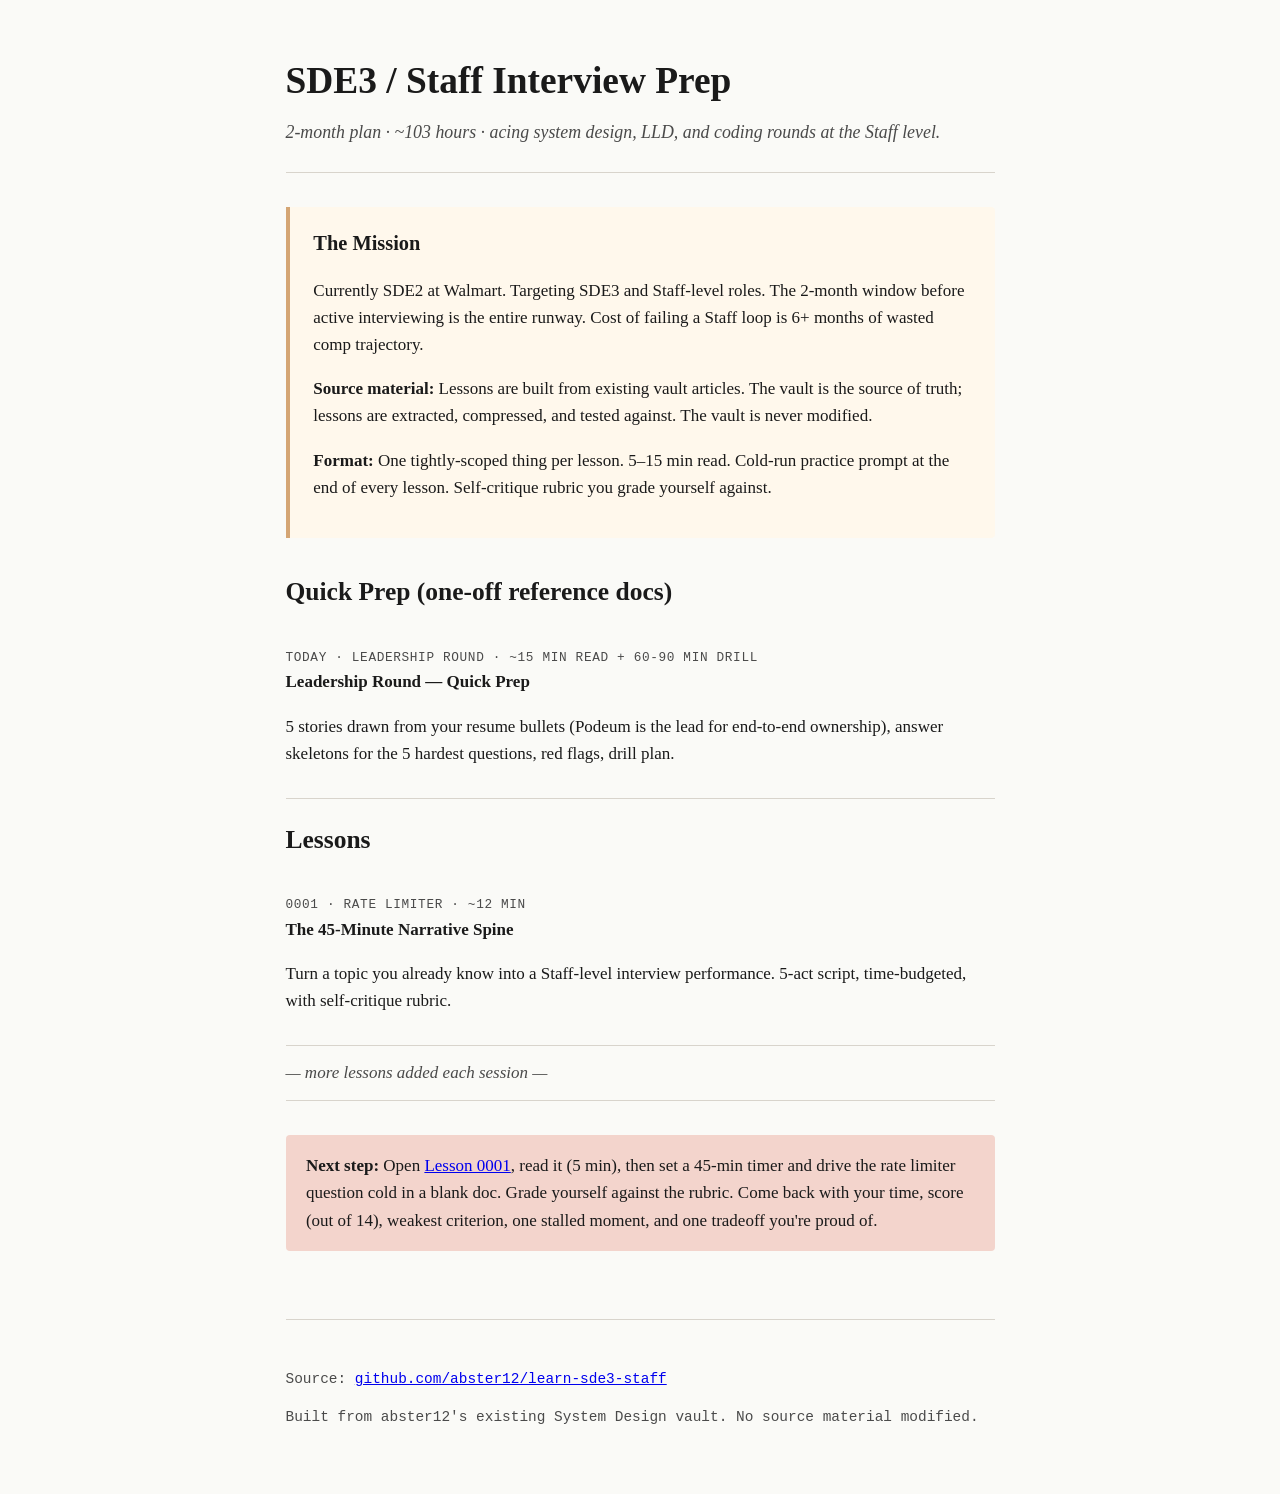
<file: index.html>
<!doctype html>
<html lang="en">
<head>
<meta charset="utf-8" />
<meta name="viewport" content="width=device-width, initial-scale=1" />
<title>SDE3/Staff Interview Prep</title>
<link rel="stylesheet" href="assets/course.css" />
<style>
  body { max-width: 760px; margin: 0 auto; padding: 0 1.5rem; }
  header.home { padding: 3rem 0 1.5rem; border-bottom: 1px solid var(--rule); }
  header.home h1 { font-size: 2.2rem; margin: 0 0 0.4rem; }
  header.home .lede { font-style: italic; color: var(--fg-muted); font-size: 1.05rem; margin: 0; }
  .mission { background: var(--callout-bg); border-left: 4px solid var(--callout-rule); padding: 1.2rem 1.4rem; margin: 2rem 0; border-radius: 0 4px 4px 0; }
  .mission h2 { margin-top: 0; font-size: 1.2rem; }
  .lessons { list-style: none; padding: 0; }
  .lessons li { padding: 0.8rem 0; border-bottom: 1px solid var(--rule); }
  .lessons a { color: var(--fg); text-decoration: none; font-weight: 600; }
  .lessons a:hover { color: var(--accent); }
  .lessons .meta { font-family: var(--font-mono); font-size: 0.75rem; color: var(--fg-muted); text-transform: uppercase; letter-spacing: 0.05em; }
  .next { margin-top: 2rem; padding: 1rem 1.2rem; background: var(--accent-soft); border-radius: 4px; }
  .empty { color: var(--fg-muted); font-style: italic; }
</style>
</head>
<body>
<header class="home">
  <h1>SDE3 / Staff Interview Prep</h1>
  <p class="lede">2-month plan · ~103 hours · acing system design, LLD, and coding rounds at the Staff level.</p>
</header>

<section class="mission">
  <h2>The Mission</h2>
  <p>Currently SDE2 at Walmart. Targeting SDE3 and Staff-level roles. The 2-month window before active interviewing is the entire runway. Cost of failing a Staff loop is 6+ months of wasted comp trajectory.</p>
  <p><strong>Source material:</strong> Lessons are built from existing vault articles. The vault is the source of truth; lessons are extracted, compressed, and tested against. The vault is never modified.</p>
  <p><strong>Format:</strong> One tightly-scoped thing per lesson. 5–15 min read. Cold-run practice prompt at the end of every lesson. Self-critique rubric you grade yourself against.</p>
</section>

<h2>Quick Prep (one-off reference docs)</h2>
<ul class="lessons">
  <li>
    <div class="meta">TODAY · Leadership Round · ~15 min read + 60-90 min drill</div>
    <a href="reference/leadership-round-prep.html">Leadership Round — Quick Prep</a>
    <p>5 stories drawn from your resume bullets (Podeum is the lead for end-to-end ownership), answer skeletons for the 5 hardest questions, red flags, drill plan.</p>
  </li>
</ul>

<h2>Lessons</h2>
<ul class="lessons">
  <li>
    <div class="meta">0001 · Rate Limiter · ~12 min</div>
    <a href="lessons/0001-rate-limiter-narrative-spine.html">The 45-Minute Narrative Spine</a>
    <p>Turn a topic you already know into a Staff-level interview performance. 5-act script, time-budgeted, with self-critique rubric.</p>
  </li>
  <li class="empty">— more lessons added each session —</li>
</ul>

<div class="next">
  <strong>Next step:</strong> Open <a href="lessons/0001-rate-limiter-narrative-spine.html">Lesson 0001</a>, read it (5 min), then set a 45-min timer and drive the rate limiter question cold in a blank doc. Grade yourself against the rubric. Come back with your time, score (out of 14), weakest criterion, one stalled moment, and one tradeoff you're proud of.
</div>

<footer style="margin-top: 4rem; padding: 2rem 0 3rem; border-top: 1px solid var(--rule); font-size: 0.85rem; color: var(--fg-muted); font-family: var(--font-mono);">
  <p>Source: <a href="https://github.com/abster12/learn-sde3-staff">github.com/abster12/learn-sde3-staff</a></p>
  <p>Built from abster12's existing System Design vault. No source material modified.</p>
</footer>
</body>
</html>
</file>
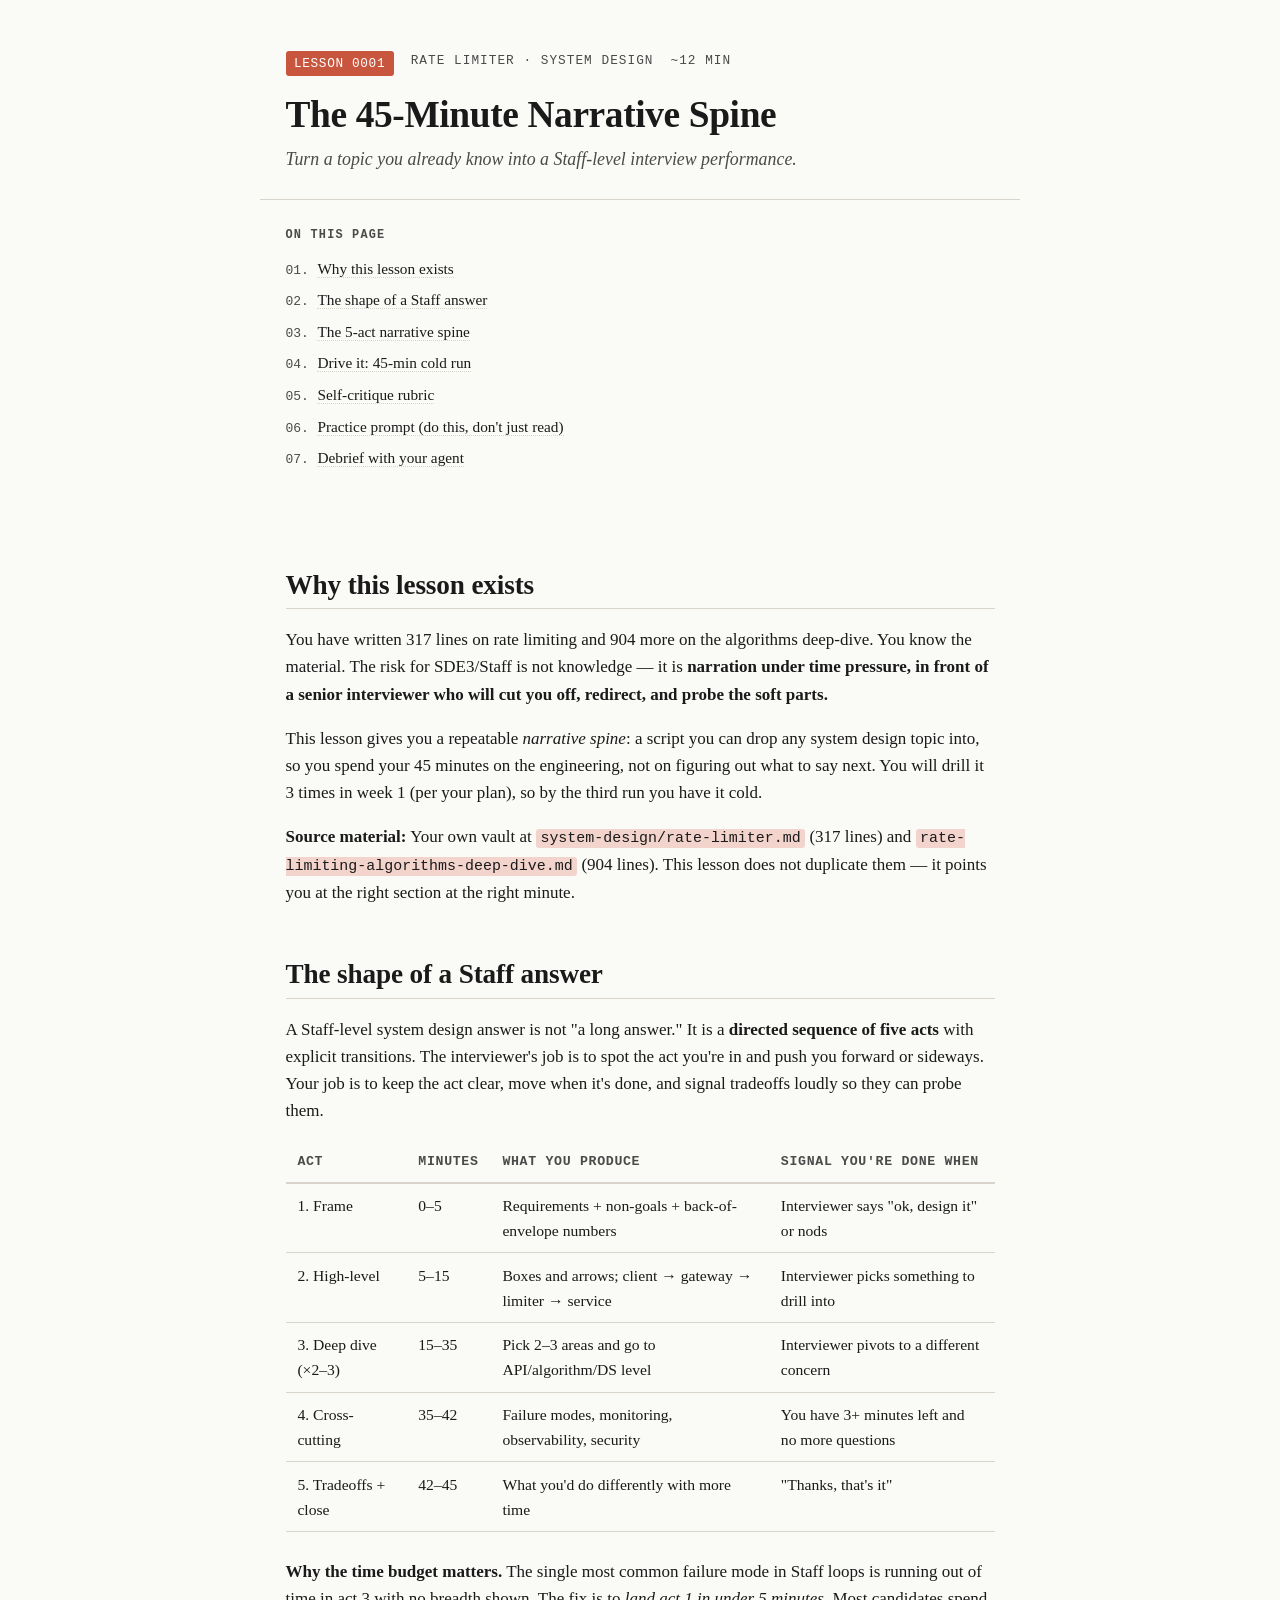
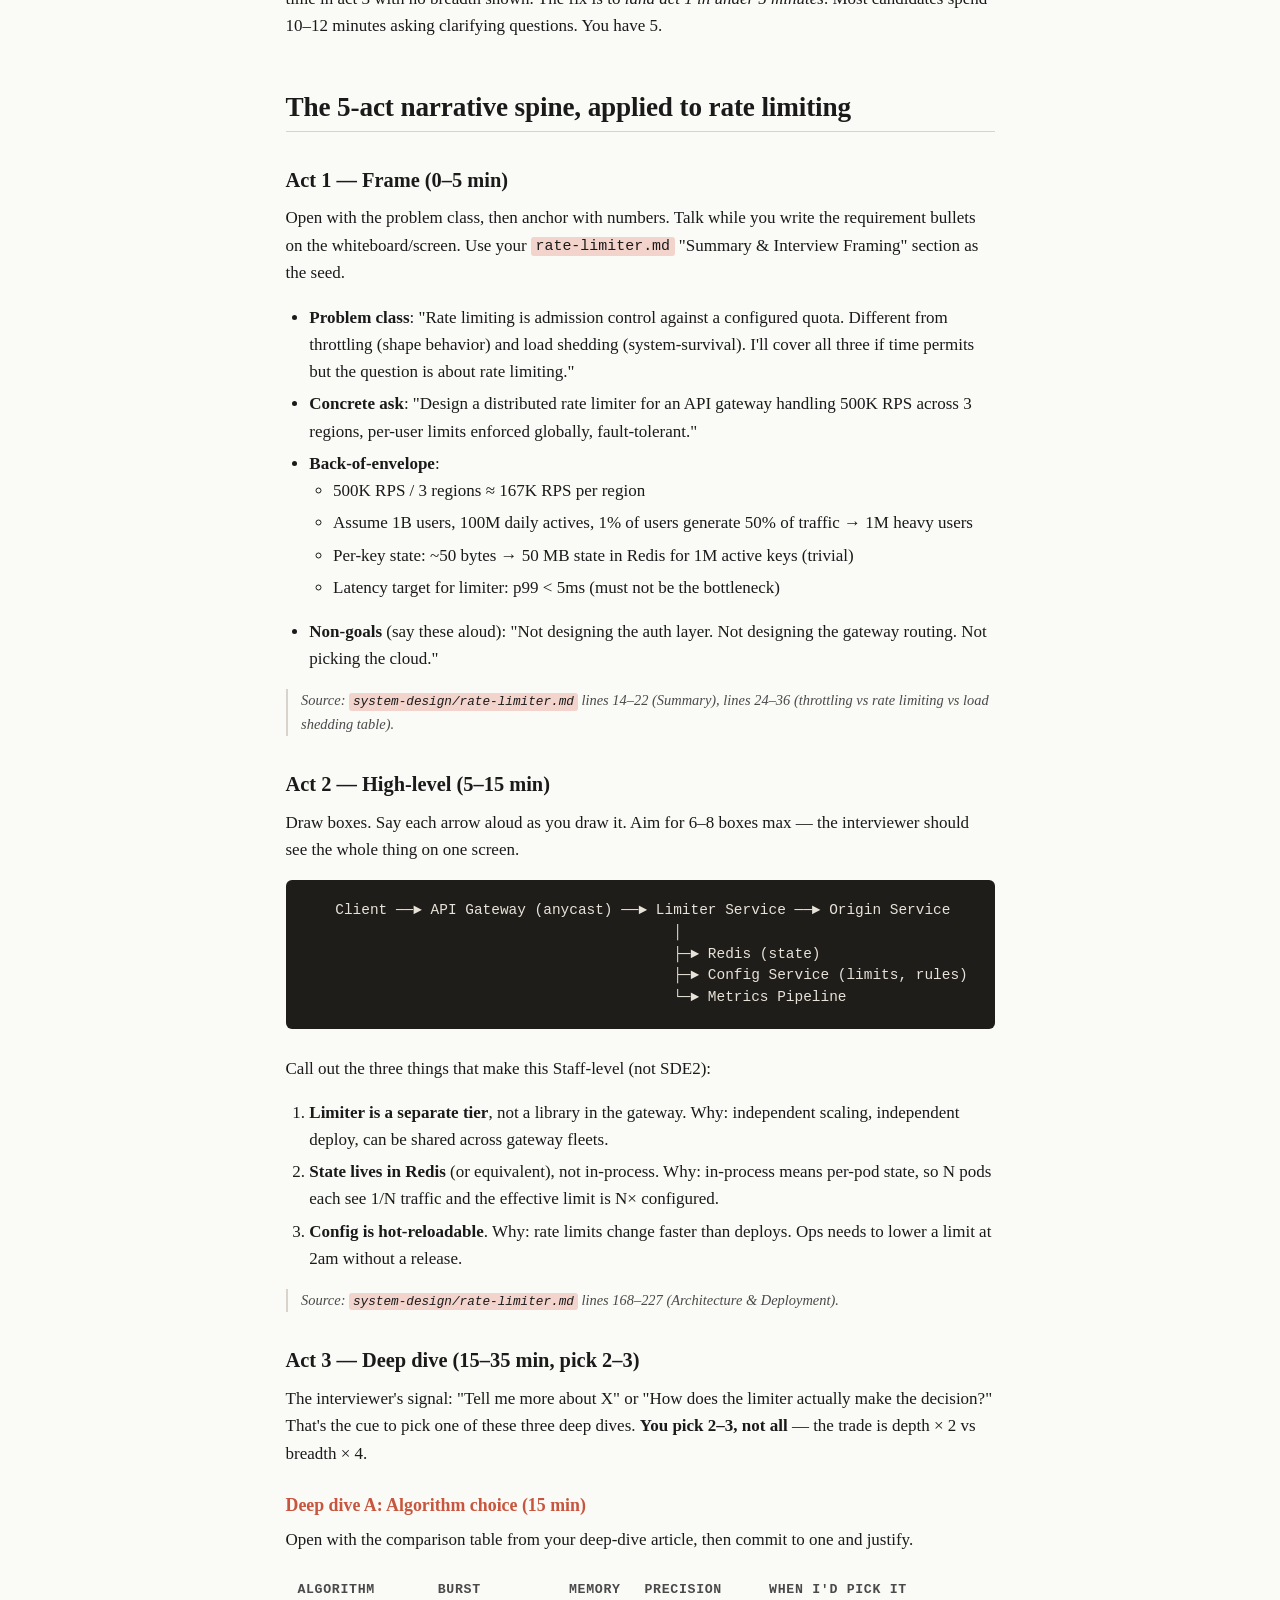
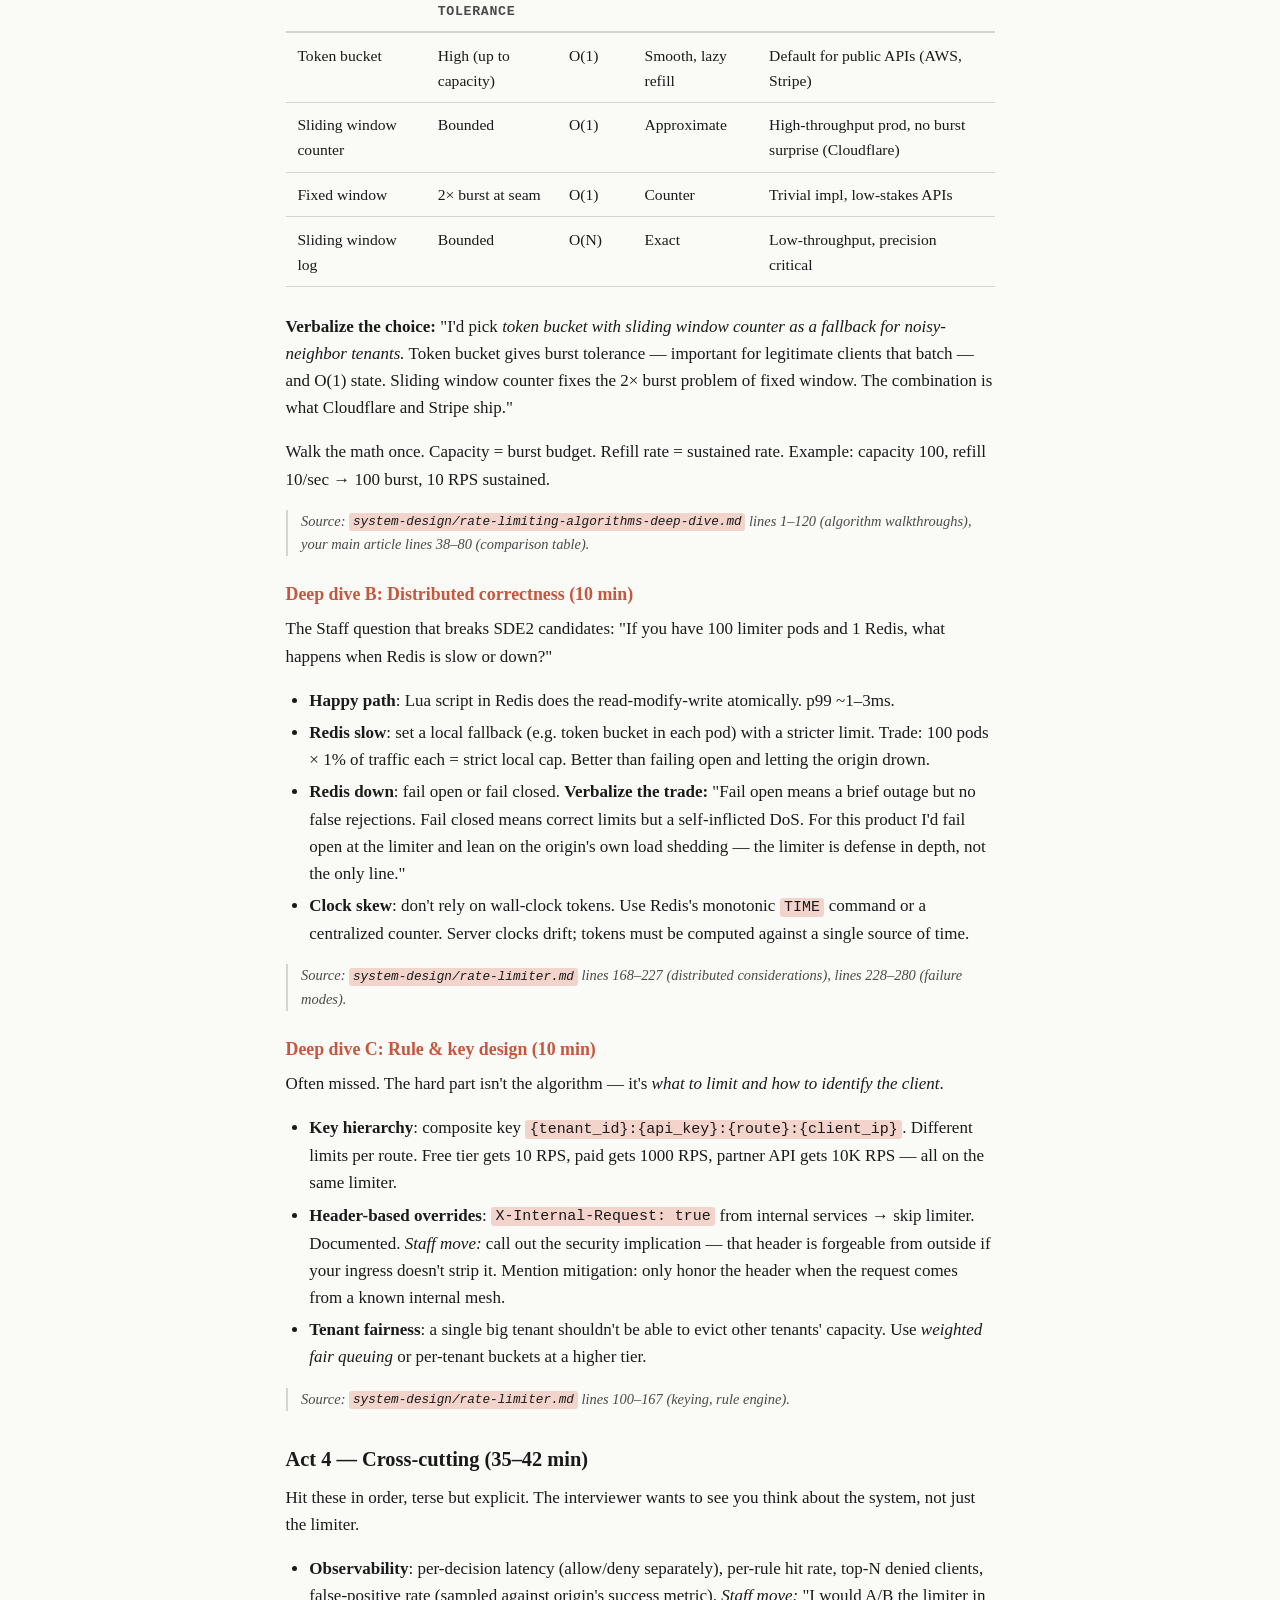
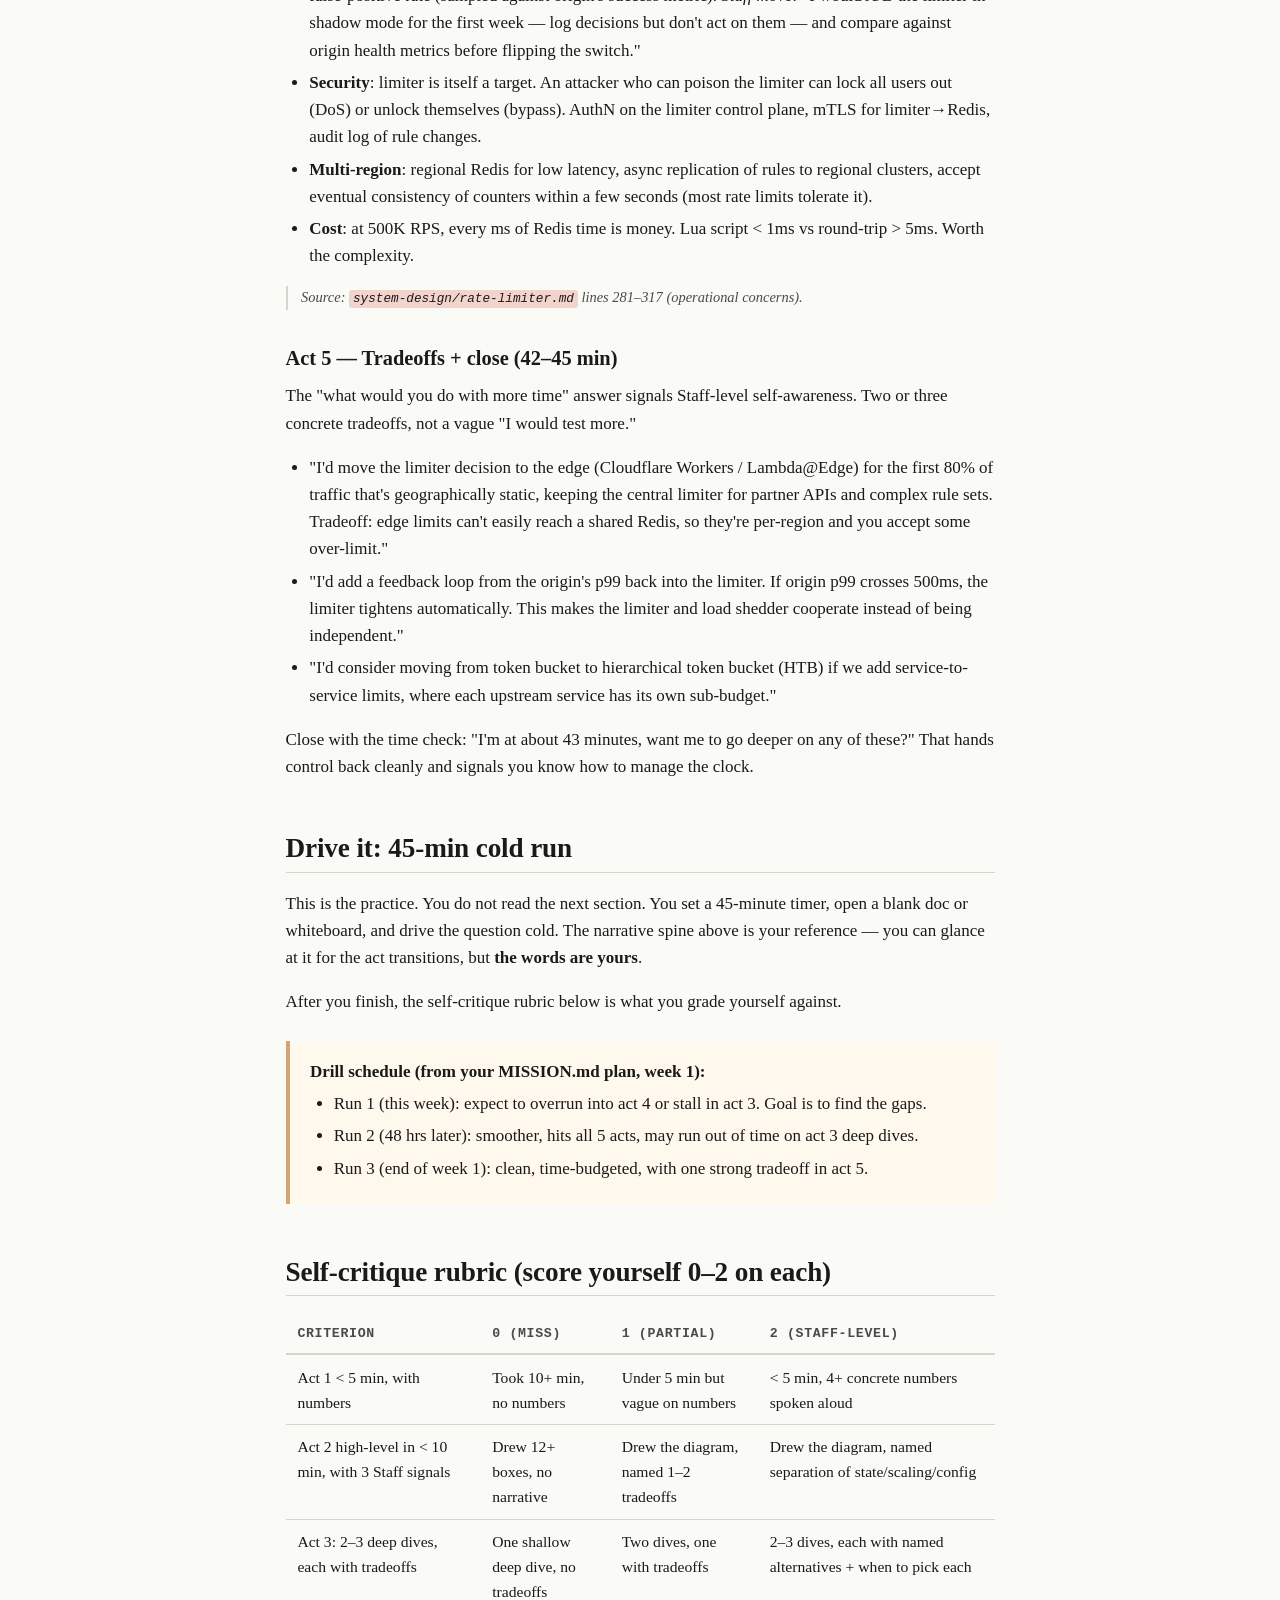
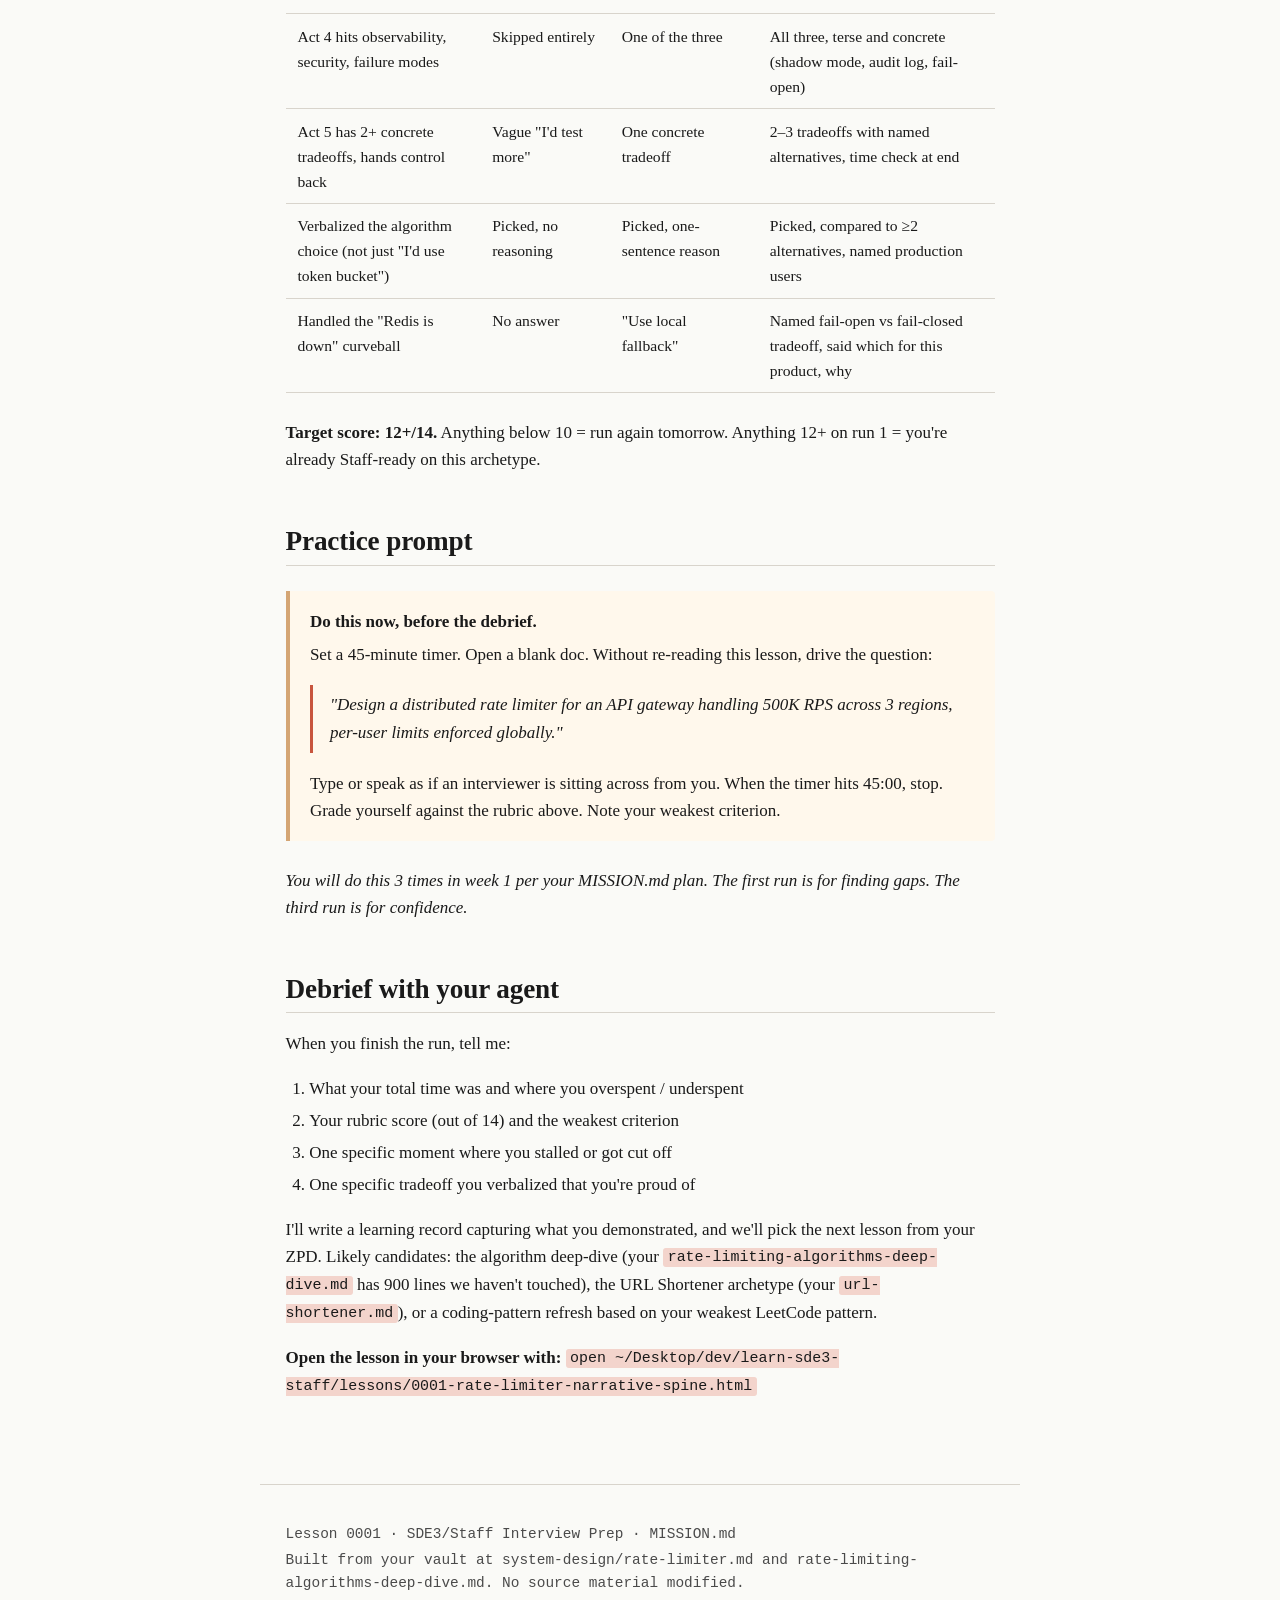
<file: lessons/0001-rate-limiter-narrative-spine.html>
<!doctype html>
<html lang="en">
<head>
<meta charset="utf-8" />
<meta name="viewport" content="width=device-width, initial-scale=1" />
<title>Lesson 0001 — Rate Limiter: The 45-Minute Narrative Spine</title>
<link rel="stylesheet" href="../assets/course.css" />
</head>
<body>
<header class="lesson-header">
  <div class="meta">
    <span class="badge">Lesson 0001</span>
    <span class="topic">Rate Limiter · System Design</span>
    <span class="time">~12 min</span>
  </div>
  <h1>The 45-Minute Narrative Spine</h1>
  <p class="subtitle">Turn a topic you already know into a Staff-level interview performance.</p>
</header>

<nav class="toc">
  <strong>On this page</strong>
  <ol>
    <li><a href="#why-this-lesson">Why this lesson exists</a></li>
    <li><a href="#the-shape">The shape of a Staff answer</a></li>
    <li><a href="#the-spine">The 5-act narrative spine</a></li>
    <li><a href="#drive">Drive it: 45-min cold run</a></li>
    <li><a href="#self-critique">Self-critique rubric</a></li>
    <li><a href="#practice">Practice prompt (do this, don't just read)</a></li>
    <li><a href="#debrief">Debrief with your agent</a></li>
  </ol>
</nav>

<main>
<section id="why-this-lesson">
  <h2>Why this lesson exists</h2>
  <p>You have written 317 lines on rate limiting and 904 more on the algorithms deep-dive. You know the material. The risk for SDE3/Staff is not knowledge — it is <strong>narration under time pressure, in front of a senior interviewer who will cut you off, redirect, and probe the soft parts.</strong></p>
  <p>This lesson gives you a repeatable <em>narrative spine</em>: a script you can drop any system design topic into, so you spend your 45 minutes on the engineering, not on figuring out what to say next. You will drill it 3 times in week 1 (per your plan), so by the third run you have it cold.</p>
  <p><strong>Source material:</strong> Your own vault at <code>system-design/rate-limiter.md</code> (317 lines) and <code>rate-limiting-algorithms-deep-dive.md</code> (904 lines). This lesson does not duplicate them — it points you at the right section at the right minute.</p>
</section>

<section id="the-shape">
  <h2>The shape of a Staff answer</h2>
  <p>A Staff-level system design answer is not "a long answer." It is a <strong>directed sequence of five acts</strong> with explicit transitions. The interviewer's job is to spot the act you're in and push you forward or sideways. Your job is to keep the act clear, move when it's done, and signal tradeoffs loudly so they can probe them.</p>

  <table>
    <thead>
      <tr><th>Act</th><th>Minutes</th><th>What you produce</th><th>Signal you're done when</th></tr>
    </thead>
    <tbody>
      <tr><td>1. Frame</td><td>0–5</td><td>Requirements + non-goals + back-of-envelope numbers</td><td>Interviewer says "ok, design it" or nods</td></tr>
      <tr><td>2. High-level</td><td>5–15</td><td>Boxes and arrows; client → gateway → limiter → service</td><td>Interviewer picks something to drill into</td></tr>
      <tr><td>3. Deep dive (×2–3)</td><td>15–35</td><td>Pick 2–3 areas and go to API/algorithm/DS level</td><td>Interviewer pivots to a different concern</td></tr>
      <tr><td>4. Cross-cutting</td><td>35–42</td><td>Failure modes, monitoring, observability, security</td><td>You have 3+ minutes left and no more questions</td></tr>
      <tr><td>5. Tradeoffs + close</td><td>42–45</td><td>What you'd do differently with more time</td><td>"Thanks, that's it"</td></tr>
    </tbody>
  </table>

  <p><strong>Why the time budget matters.</strong> The single most common failure mode in Staff loops is running out of time in act 3 with no breadth shown. The fix is to <em>land act 1 in under 5 minutes</em>. Most candidates spend 10–12 minutes asking clarifying questions. You have 5.</p>
</section>

<section id="the-spine">
  <h2>The 5-act narrative spine, applied to rate limiting</h2>

  <h3>Act 1 — Frame (0–5 min)</h3>
  <p>Open with the problem class, then anchor with numbers. Talk while you write the requirement bullets on the whiteboard/screen. Use your <code>rate-limiter.md</code> "Summary & Interview Framing" section as the seed.</p>
  <ul>
    <li><strong>Problem class</strong>: "Rate limiting is admission control against a configured quota. Different from throttling (shape behavior) and load shedding (system-survival). I'll cover all three if time permits but the question is about rate limiting."</li>
    <li><strong>Concrete ask</strong>: "Design a distributed rate limiter for an API gateway handling 500K RPS across 3 regions, per-user limits enforced globally, fault-tolerant."</li>
    <li><strong>Back-of-envelope</strong>:
      <ul>
        <li>500K RPS / 3 regions ≈ 167K RPS per region</li>
        <li>Assume 1B users, 100M daily actives, 1% of users generate 50% of traffic → 1M heavy users</li>
        <li>Per-key state: ~50 bytes → 50 MB state in Redis for 1M active keys (trivial)</li>
        <li>Latency target for limiter: p99 &lt; 5ms (must not be the bottleneck)</li>
      </ul>
    </li>
    <li><strong>Non-goals</strong> (say these aloud): "Not designing the auth layer. Not designing the gateway routing. Not picking the cloud."</li>
  </ul>
  <p class="anchor-tip">Source: <code>system-design/rate-limiter.md</code> lines 14–22 (Summary), lines 24–36 (throttling vs rate limiting vs load shedding table).</p>

  <h3>Act 2 — High-level (5–15 min)</h3>
  <p>Draw boxes. Say each arrow aloud as you draw it. Aim for 6–8 boxes max — the interviewer should see the whole thing on one screen.</p>
<pre class="diagram">
   Client ──► API Gateway (anycast) ──► Limiter Service ──► Origin Service
                                          │
                                          ├─► Redis (state)
                                          ├─► Config Service (limits, rules)
                                          └─► Metrics Pipeline
</pre>
  <p>Call out the three things that make this Staff-level (not SDE2):</p>
  <ol>
    <li><strong>Limiter is a separate tier</strong>, not a library in the gateway. Why: independent scaling, independent deploy, can be shared across gateway fleets.</li>
    <li><strong>State lives in Redis</strong> (or equivalent), not in-process. Why: in-process means per-pod state, so N pods each see 1/N traffic and the effective limit is N× configured.</li>
    <li><strong>Config is hot-reloadable</strong>. Why: rate limits change faster than deploys. Ops needs to lower a limit at 2am without a release.</li>
  </ol>
  <p class="anchor-tip">Source: <code>system-design/rate-limiter.md</code> lines 168–227 (Architecture &amp; Deployment).</p>

  <h3>Act 3 — Deep dive (15–35 min, pick 2–3)</h3>
  <p>The interviewer's signal: "Tell me more about X" or "How does the limiter actually make the decision?" That's the cue to pick one of these three deep dives. <strong>You pick 2–3, not all</strong> — the trade is depth × 2 vs breadth × 4.</p>

  <h4>Deep dive A: Algorithm choice (15 min)</h4>
  <p>Open with the comparison table from your deep-dive article, then commit to one and justify.</p>
  <table>
    <thead><tr><th>Algorithm</th><th>Burst tolerance</th><th>Memory</th><th>Precision</th><th>When I'd pick it</th></tr></thead>
    <tbody>
      <tr><td>Token bucket</td><td>High (up to capacity)</td><td>O(1)</td><td>Smooth, lazy refill</td><td>Default for public APIs (AWS, Stripe)</td></tr>
      <tr><td>Sliding window counter</td><td>Bounded</td><td>O(1)</td><td>Approximate</td><td>High-throughput prod, no burst surprise (Cloudflare)</td></tr>
      <tr><td>Fixed window</td><td>2× burst at seam</td><td>O(1)</td><td>Counter</td><td>Trivial impl, low-stakes APIs</td></tr>
      <tr><td>Sliding window log</td><td>Bounded</td><td>O(N)</td><td>Exact</td><td>Low-throughput, precision critical</td></tr>
    </tbody>
  </table>
  <p><strong>Verbalize the choice:</strong> "I'd pick <em>token bucket with sliding window counter as a fallback for noisy-neighbor tenants.</em> Token bucket gives burst tolerance — important for legitimate clients that batch — and O(1) state. Sliding window counter fixes the 2× burst problem of fixed window. The combination is what Cloudflare and Stripe ship."</p>
  <p>Walk the math once. Capacity = burst budget. Refill rate = sustained rate. Example: capacity 100, refill 10/sec → 100 burst, 10 RPS sustained.</p>
  <p class="anchor-tip">Source: <code>system-design/rate-limiting-algorithms-deep-dive.md</code> lines 1–120 (algorithm walkthroughs), your main article lines 38–80 (comparison table).</p>

  <h4>Deep dive B: Distributed correctness (10 min)</h4>
  <p>The Staff question that breaks SDE2 candidates: "If you have 100 limiter pods and 1 Redis, what happens when Redis is slow or down?"</p>
  <ul>
    <li><strong>Happy path</strong>: Lua script in Redis does the read-modify-write atomically. p99 ~1–3ms.</li>
    <li><strong>Redis slow</strong>: set a local fallback (e.g. token bucket in each pod) with a stricter limit. Trade: 100 pods × 1% of traffic each = strict local cap. Better than failing open and letting the origin drown.</li>
    <li><strong>Redis down</strong>: fail open or fail closed. <strong>Verbalize the trade:</strong> "Fail open means a brief outage but no false rejections. Fail closed means correct limits but a self-inflicted DoS. For this product I'd fail open at the limiter and lean on the origin's own load shedding — the limiter is defense in depth, not the only line."</li>
    <li><strong>Clock skew</strong>: don't rely on wall-clock tokens. Use Redis's monotonic <code>TIME</code> command or a centralized counter. Server clocks drift; tokens must be computed against a single source of time.</li>
  </ul>
  <p class="anchor-tip">Source: <code>system-design/rate-limiter.md</code> lines 168–227 (distributed considerations), lines 228–280 (failure modes).</p>

  <h4>Deep dive C: Rule &amp; key design (10 min)</h4>
  <p>Often missed. The hard part isn't the algorithm — it's <em>what to limit and how to identify the client</em>.</p>
  <ul>
    <li><strong>Key hierarchy</strong>: composite key <code>{tenant_id}:{api_key}:{route}:{client_ip}</code>. Different limits per route. Free tier gets 10 RPS, paid gets 1000 RPS, partner API gets 10K RPS — all on the same limiter.</li>
    <li><strong>Header-based overrides</strong>: <code>X-Internal-Request: true</code> from internal services → skip limiter. Documented. <em>Staff move:</em> call out the security implication — that header is forgeable from outside if your ingress doesn't strip it. Mention mitigation: only honor the header when the request comes from a known internal mesh.</li>
    <li><strong>Tenant fairness</strong>: a single big tenant shouldn't be able to evict other tenants' capacity. Use <em>weighted fair queuing</em> or per-tenant buckets at a higher tier.</li>
  </ul>
  <p class="anchor-tip">Source: <code>system-design/rate-limiter.md</code> lines 100–167 (keying, rule engine).</p>

  <h3>Act 4 — Cross-cutting (35–42 min)</h3>
  <p>Hit these in order, terse but explicit. The interviewer wants to see you think about the system, not just the limiter.</p>
  <ul>
    <li><strong>Observability</strong>: per-decision latency (allow/deny separately), per-rule hit rate, top-N denied clients, false-positive rate (sampled against origin's success metric). <em>Staff move:</em> "I would A/B the limiter in shadow mode for the first week — log decisions but don't act on them — and compare against origin health metrics before flipping the switch."</li>
    <li><strong>Security</strong>: limiter is itself a target. An attacker who can poison the limiter can lock all users out (DoS) or unlock themselves (bypass). AuthN on the limiter control plane, mTLS for limiter→Redis, audit log of rule changes.</li>
    <li><strong>Multi-region</strong>: regional Redis for low latency, async replication of rules to regional clusters, accept eventual consistency of counters within a few seconds (most rate limits tolerate it).</li>
    <li><strong>Cost</strong>: at 500K RPS, every ms of Redis time is money. Lua script &lt; 1ms vs round-trip &gt; 5ms. Worth the complexity.</li>
  </ul>
  <p class="anchor-tip">Source: <code>system-design/rate-limiter.md</code> lines 281–317 (operational concerns).</p>

  <h3>Act 5 — Tradeoffs + close (42–45 min)</h3>
  <p>The "what would you do with more time" answer signals Staff-level self-awareness. Two or three concrete tradeoffs, not a vague "I would test more."</p>
  <ul>
    <li>"I'd move the limiter decision to the edge (Cloudflare Workers / Lambda@Edge) for the first 80% of traffic that's geographically static, keeping the central limiter for partner APIs and complex rule sets. Tradeoff: edge limits can't easily reach a shared Redis, so they're per-region and you accept some over-limit."</li>
    <li>"I'd add a feedback loop from the origin's p99 back into the limiter. If origin p99 crosses 500ms, the limiter tightens automatically. This makes the limiter and load shedder cooperate instead of being independent."</li>
    <li>"I'd consider moving from token bucket to hierarchical token bucket (HTB) if we add service-to-service limits, where each upstream service has its own sub-budget."</li>
  </ul>
  <p>Close with the time check: "I'm at about 43 minutes, want me to go deeper on any of these?" That hands control back cleanly and signals you know how to manage the clock.</p>
</section>

<section id="drive">
  <h2>Drive it: 45-min cold run</h2>
  <p>This is the practice. You do not read the next section. You set a 45-minute timer, open a blank doc or whiteboard, and drive the question cold. The narrative spine above is your reference — you can glance at it for the act transitions, but <strong>the words are yours</strong>.</p>
  <p>After you finish, the self-critique rubric below is what you grade yourself against.</p>
  <div class="callout">
    <strong>Drill schedule (from your MISSION.md plan, week 1):</strong>
    <ul>
      <li>Run 1 (this week): expect to overrun into act 4 or stall in act 3. Goal is to find the gaps.</li>
      <li>Run 2 (48 hrs later): smoother, hits all 5 acts, may run out of time on act 3 deep dives.</li>
      <li>Run 3 (end of week 1): clean, time-budgeted, with one strong tradeoff in act 5.</li>
    </ul>
  </div>
</section>

<section id="self-critique">
  <h2>Self-critique rubric (score yourself 0–2 on each)</h2>
  <table>
    <thead><tr><th>Criterion</th><th>0 (miss)</th><th>1 (partial)</th><th>2 (Staff-level)</th></tr></thead>
    <tbody>
      <tr>
        <td>Act 1 &lt; 5 min, with numbers</td>
        <td>Took 10+ min, no numbers</td>
        <td>Under 5 min but vague on numbers</td>
        <td>&lt; 5 min, 4+ concrete numbers spoken aloud</td>
      </tr>
      <tr>
        <td>Act 2 high-level in &lt; 10 min, with 3 Staff signals</td>
        <td>Drew 12+ boxes, no narrative</td>
        <td>Drew the diagram, named 1–2 tradeoffs</td>
        <td>Drew the diagram, named separation of state/scaling/config</td>
      </tr>
      <tr>
        <td>Act 3: 2–3 deep dives, each with tradeoffs</td>
        <td>One shallow deep dive, no tradeoffs</td>
        <td>Two dives, one with tradeoffs</td>
        <td>2–3 dives, each with named alternatives + when to pick each</td>
      </tr>
      <tr>
        <td>Act 4 hits observability, security, failure modes</td>
        <td>Skipped entirely</td>
        <td>One of the three</td>
        <td>All three, terse and concrete (shadow mode, audit log, fail-open)</td>
      </tr>
      <tr>
        <td>Act 5 has 2+ concrete tradeoffs, hands control back</td>
        <td>Vague "I'd test more"</td>
        <td>One concrete tradeoff</td>
        <td>2–3 tradeoffs with named alternatives, time check at end</td>
      </tr>
      <tr>
        <td>Verbalized the algorithm choice (not just "I'd use token bucket")</td>
        <td>Picked, no reasoning</td>
        <td>Picked, one-sentence reason</td>
        <td>Picked, compared to ≥2 alternatives, named production users</td>
      </tr>
      <tr>
        <td>Handled the "Redis is down" curveball</td>
        <td>No answer</td>
        <td>"Use local fallback"</td>
        <td>Named fail-open vs fail-closed tradeoff, said which for this product, why</td>
      </tr>
    </tbody>
  </table>
  <p><strong>Target score: 12+/14.</strong> Anything below 10 = run again tomorrow. Anything 12+ on run 1 = you're already Staff-ready on this archetype.</p>
</section>

<section id="practice">
  <h2>Practice prompt</h2>
  <div class="callout">
    <strong>Do this now, before the debrief.</strong>
    <p>Set a 45-minute timer. Open a blank doc. Without re-reading this lesson, drive the question:</p>
    <blockquote>"Design a distributed rate limiter for an API gateway handling 500K RPS across 3 regions, per-user limits enforced globally."</blockquote>
    <p>Type or speak as if an interviewer is sitting across from you. When the timer hits 45:00, stop. Grade yourself against the rubric above. Note your weakest criterion.</p>
  </div>
  <p><em>You will do this 3 times in week 1 per your MISSION.md plan. The first run is for finding gaps. The third run is for confidence.</em></p>
</section>

<section id="debrief">
  <h2>Debrief with your agent</h2>
  <p>When you finish the run, tell me:</p>
  <ol>
    <li>What your total time was and where you overspent / underspent</li>
    <li>Your rubric score (out of 14) and the weakest criterion</li>
    <li>One specific moment where you stalled or got cut off</li>
    <li>One specific tradeoff you verbalized that you're proud of</li>
  </ol>
  <p>I'll write a learning record capturing what you demonstrated, and we'll pick the next lesson from your ZPD. Likely candidates: the algorithm deep-dive (your <code>rate-limiting-algorithms-deep-dive.md</code> has 900 lines we haven't touched), the URL Shortener archetype (your <code>url-shortener.md</code>), or a coding-pattern refresh based on your weakest LeetCode pattern.</p>
  <p><strong>Open the lesson in your browser with:</strong> <code>open ~/Desktop/dev/learn-sde3-staff/lessons/0001-rate-limiter-narrative-spine.html</code></p>
</section>
</main>

<footer class="lesson-footer">
  <p>Lesson 0001 · SDE3/Staff Interview Prep · MISSION.md</p>
  <p>Built from your vault at <code>system-design/rate-limiter.md</code> and <code>rate-limiting-algorithms-deep-dive.md</code>. No source material modified.</p>
</footer>
</body>
</html>
</file>
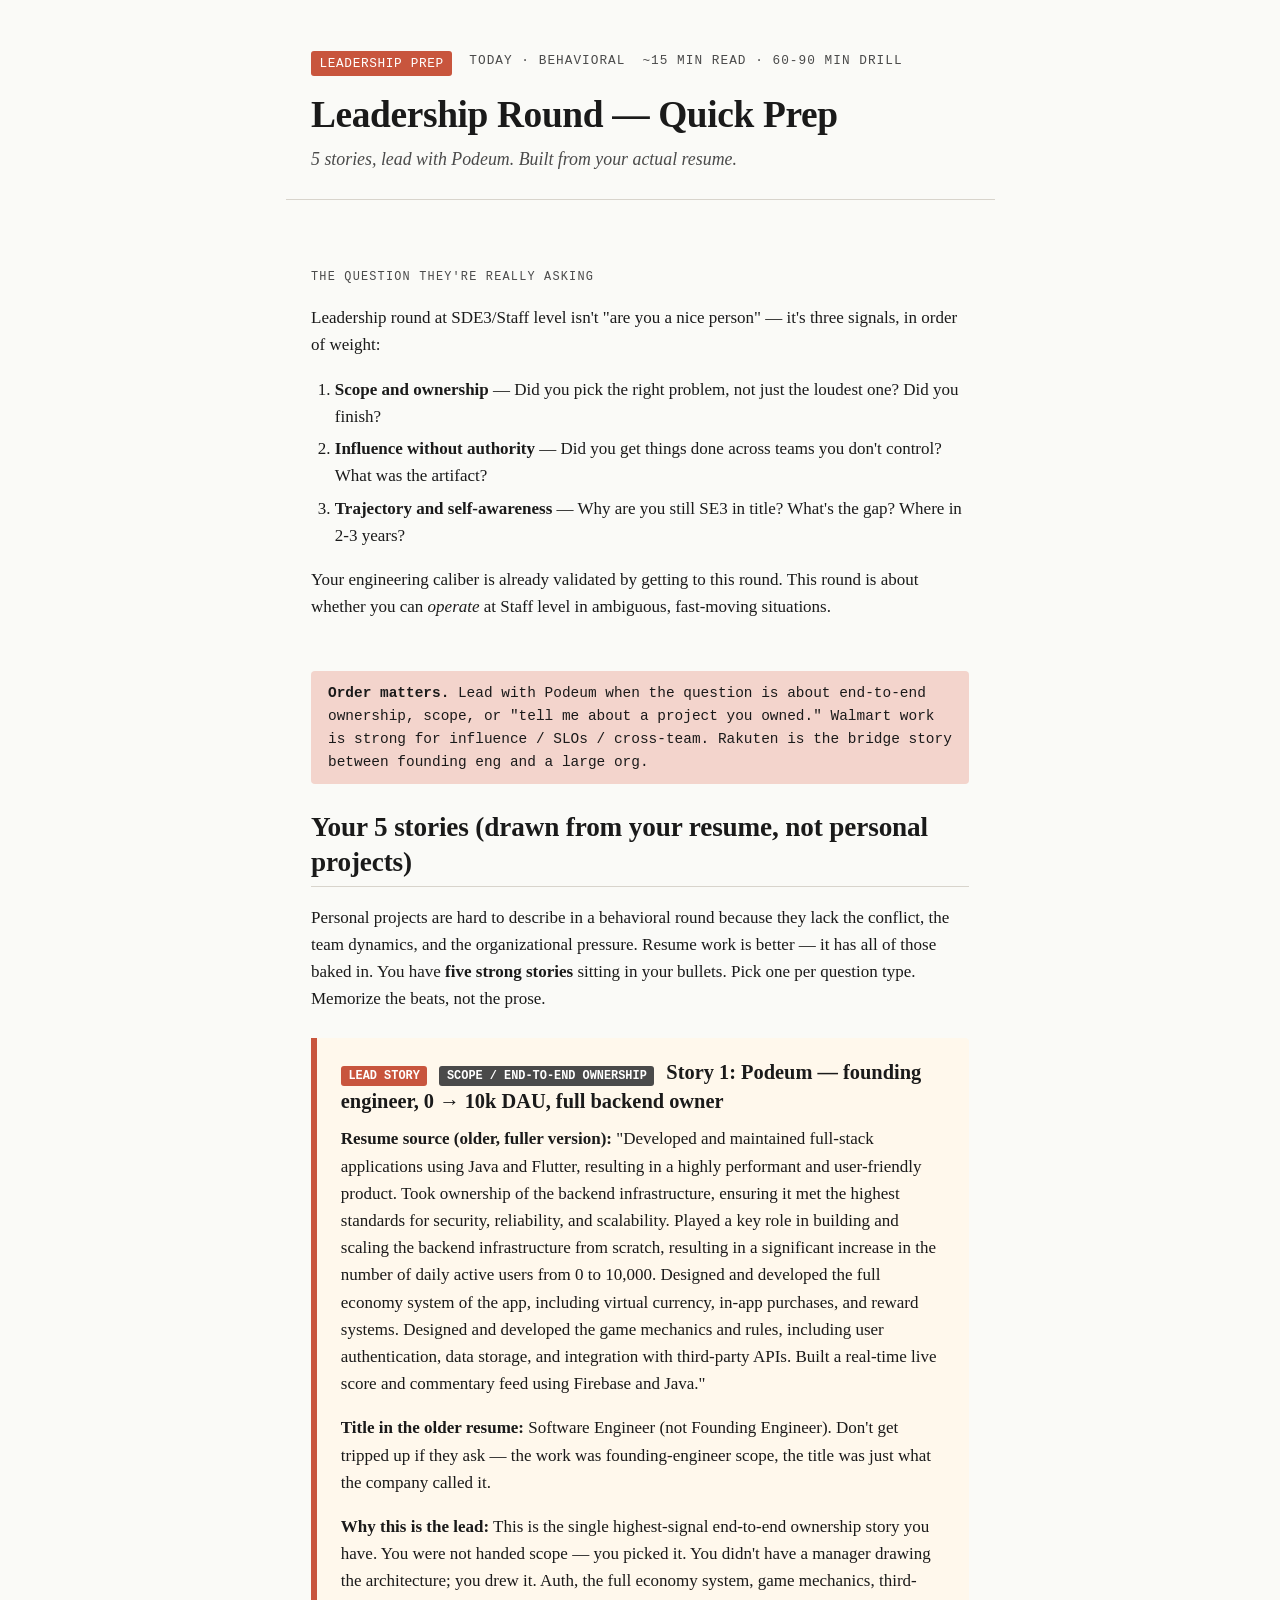
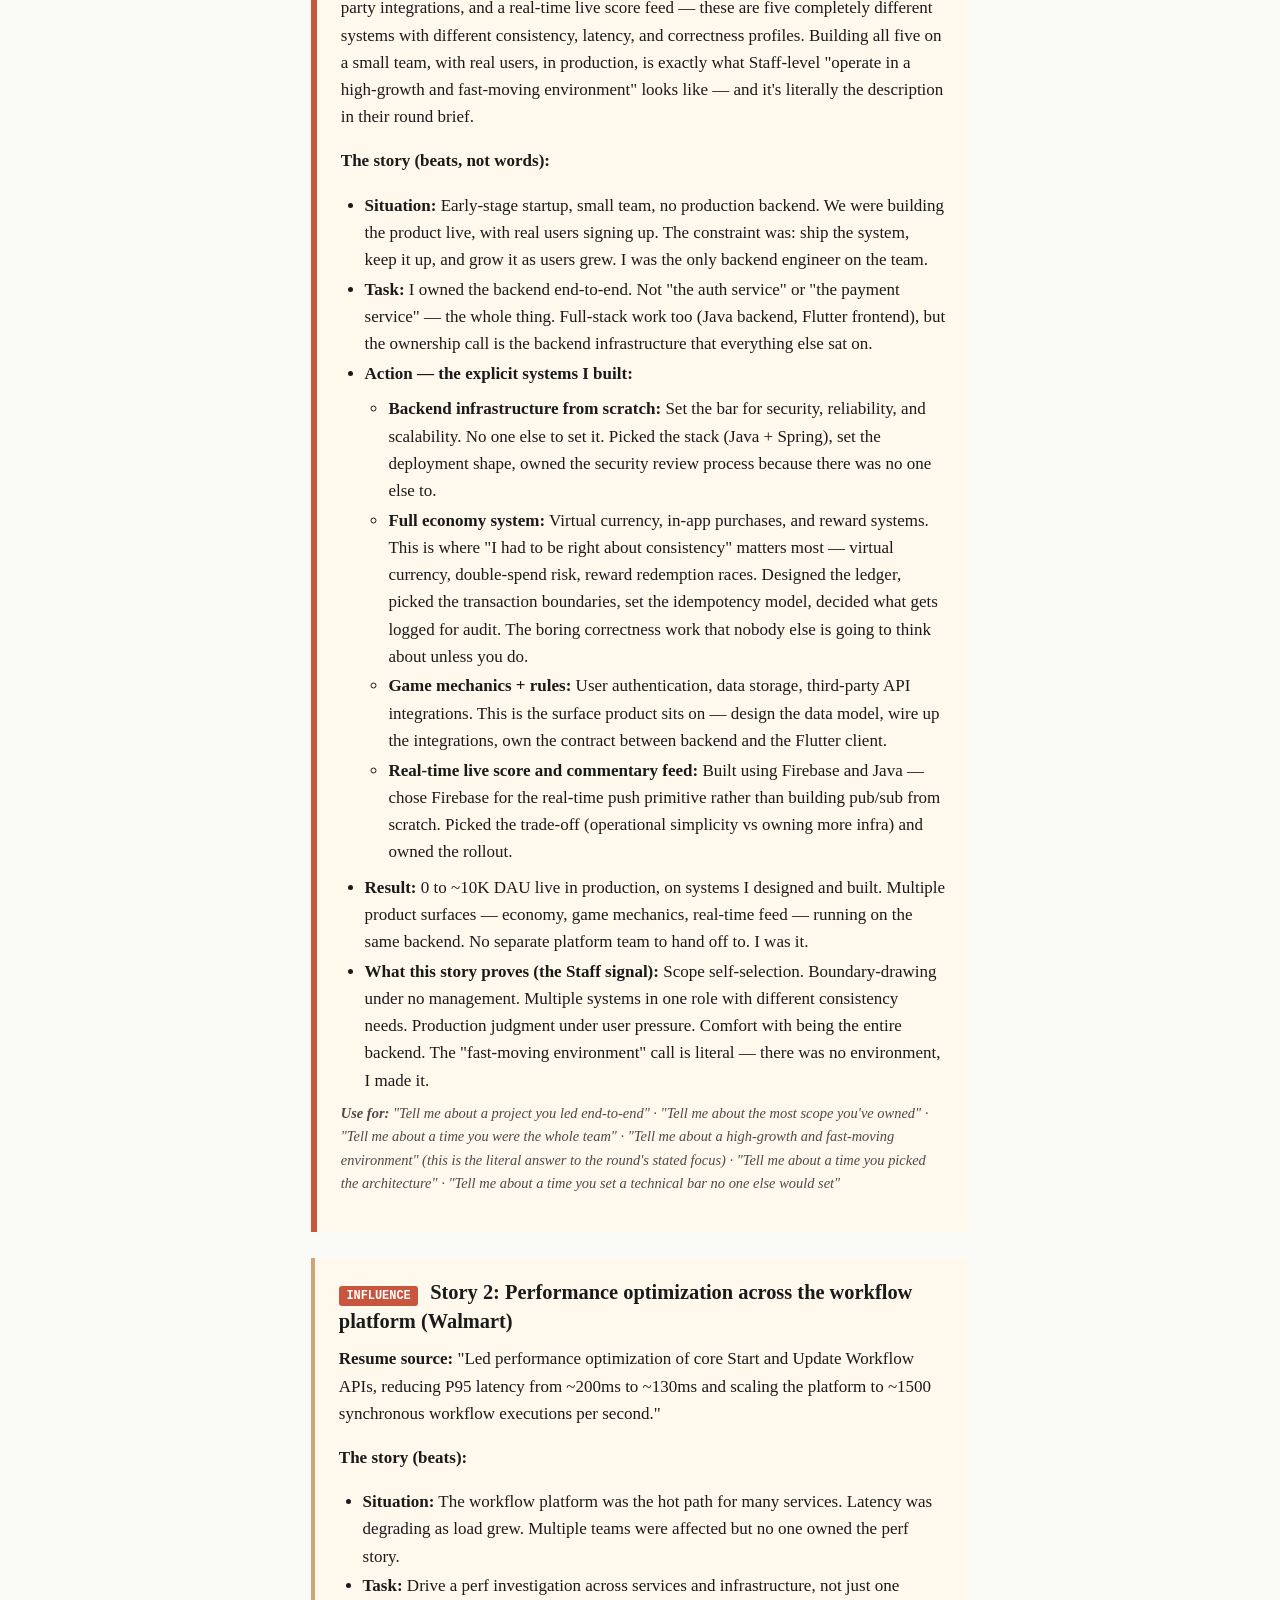
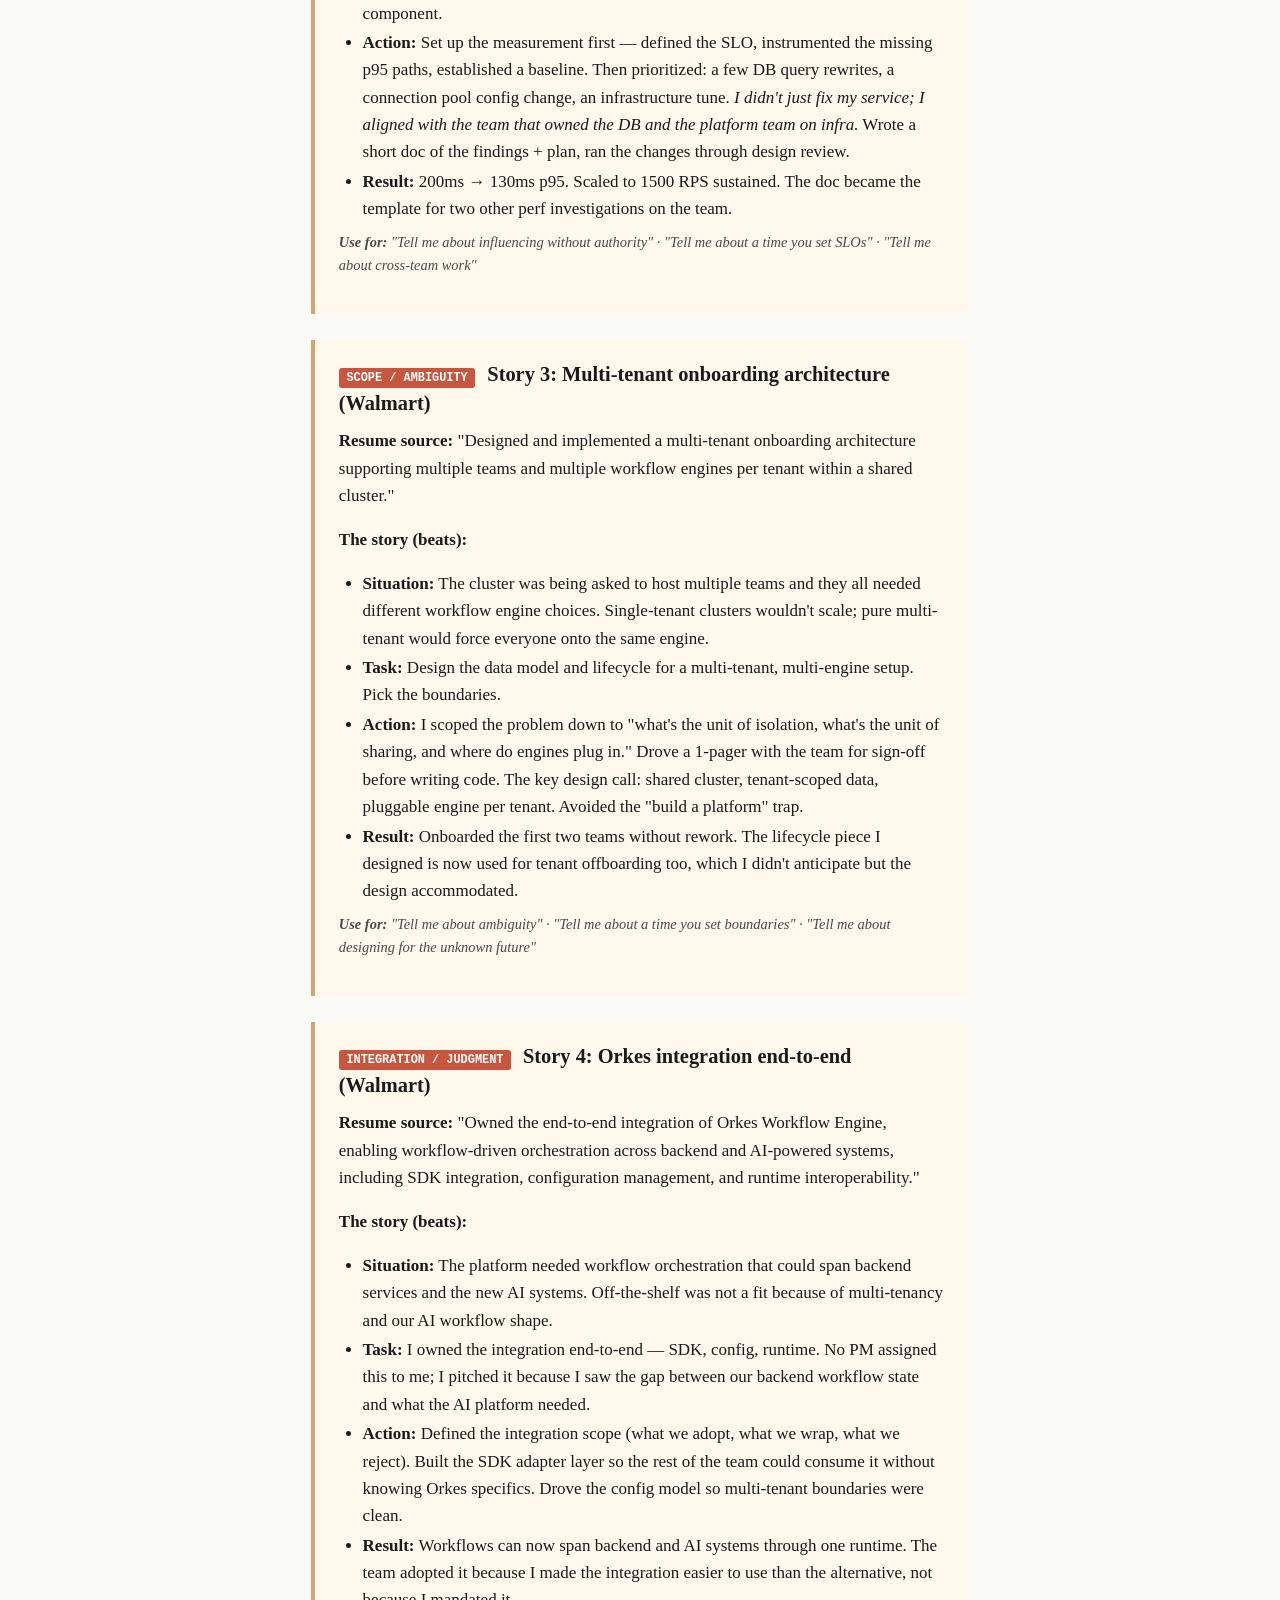
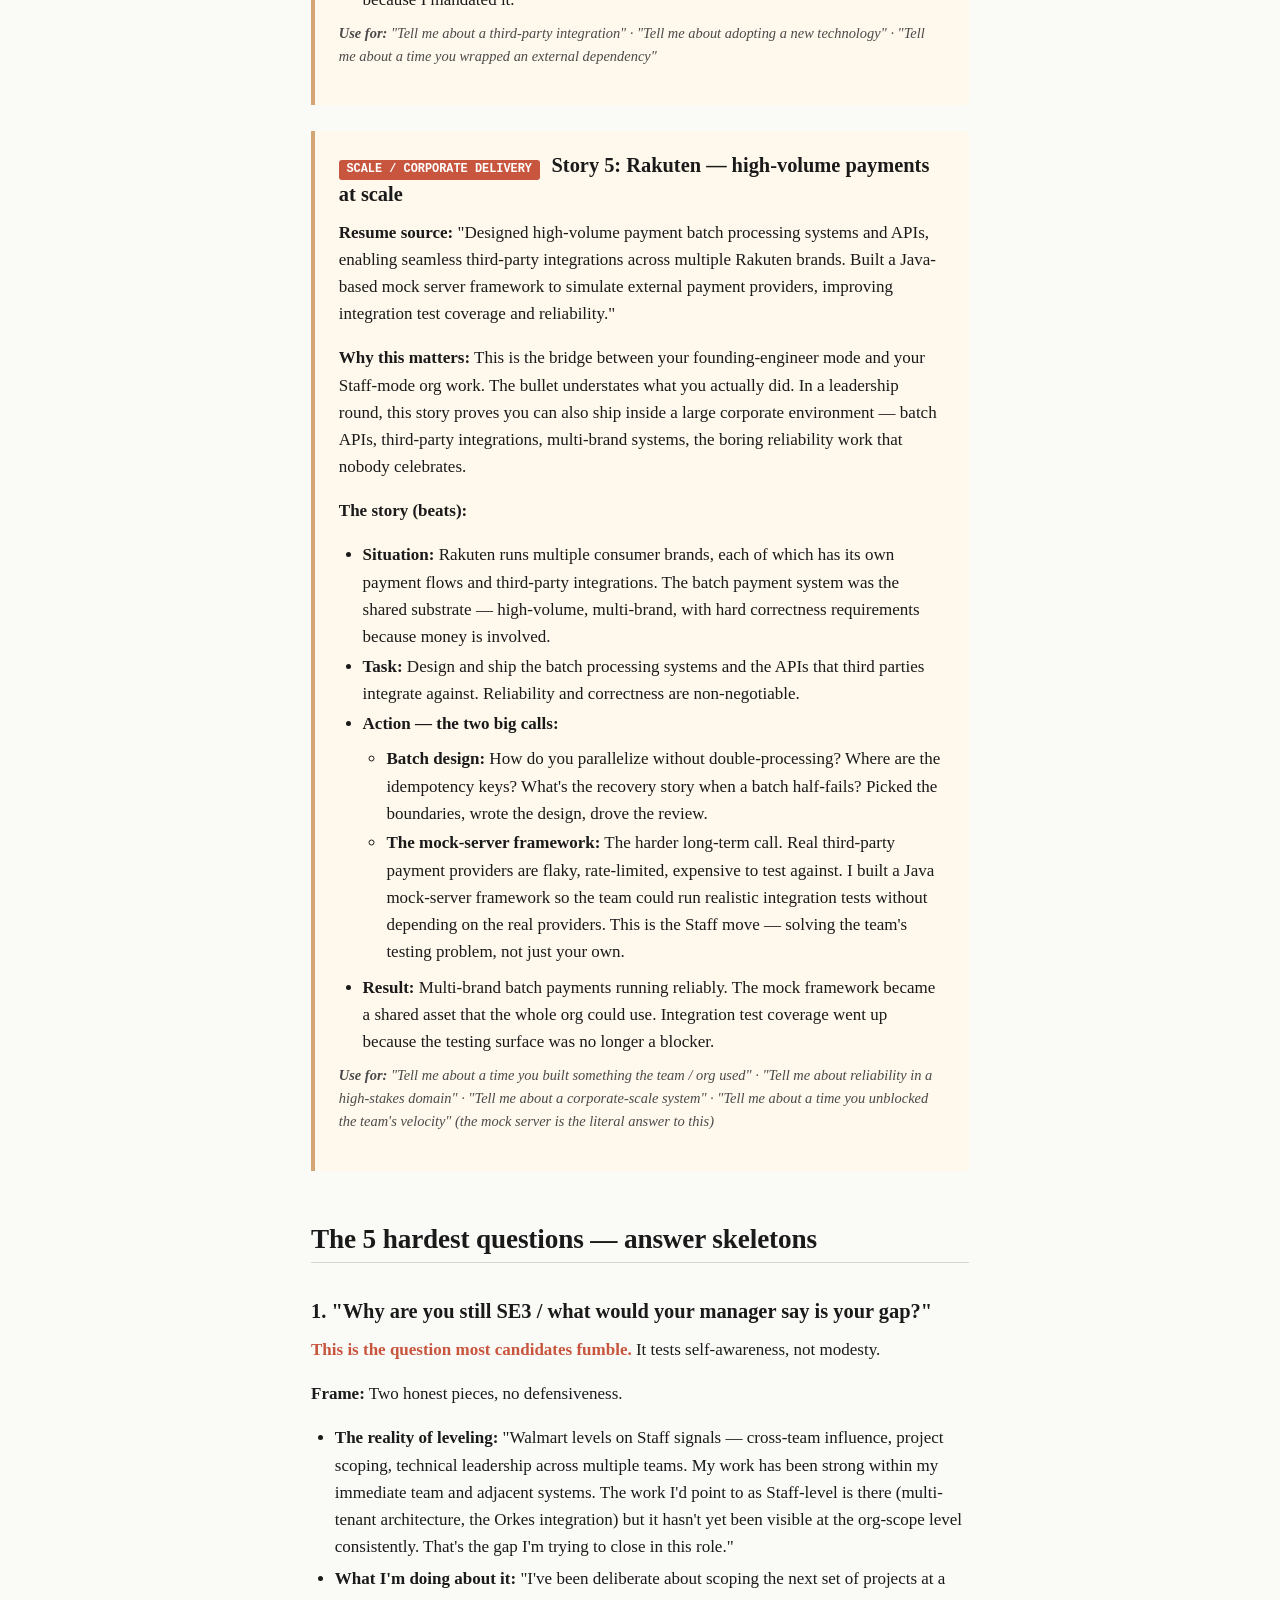
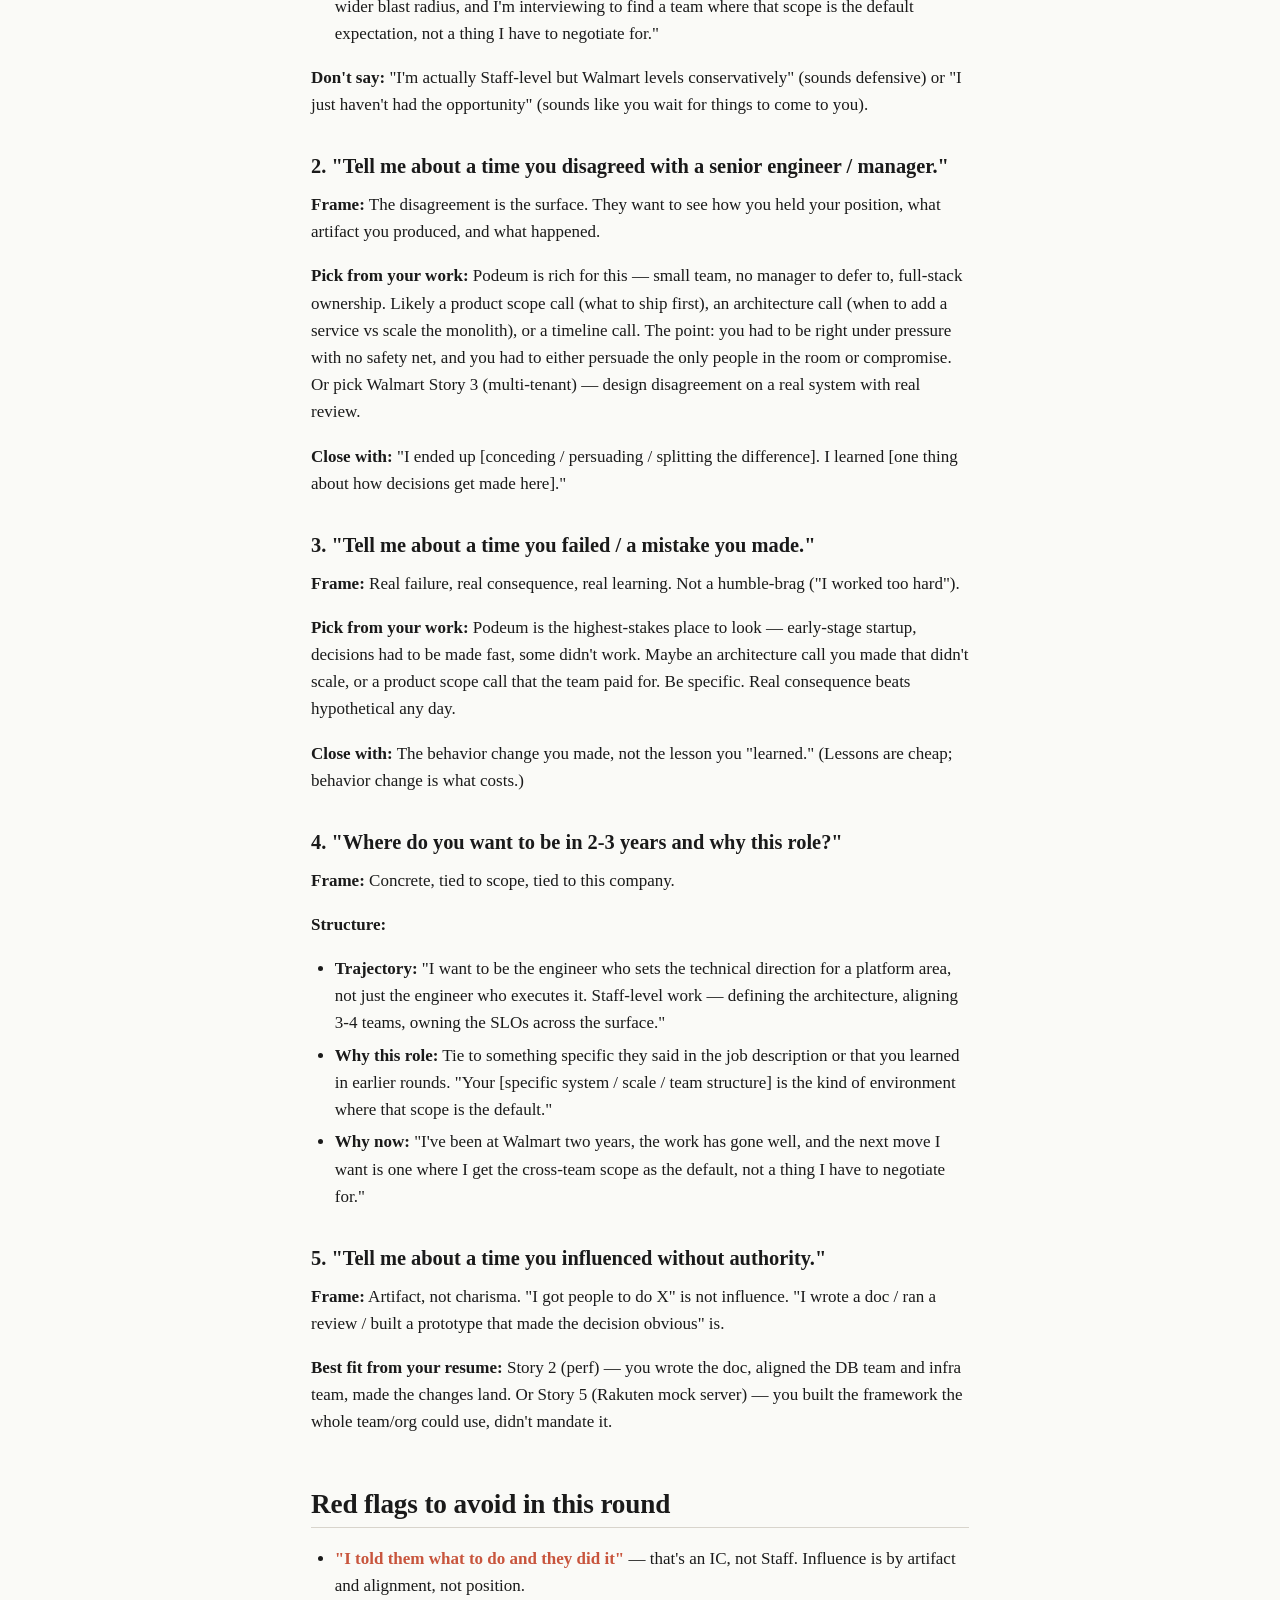
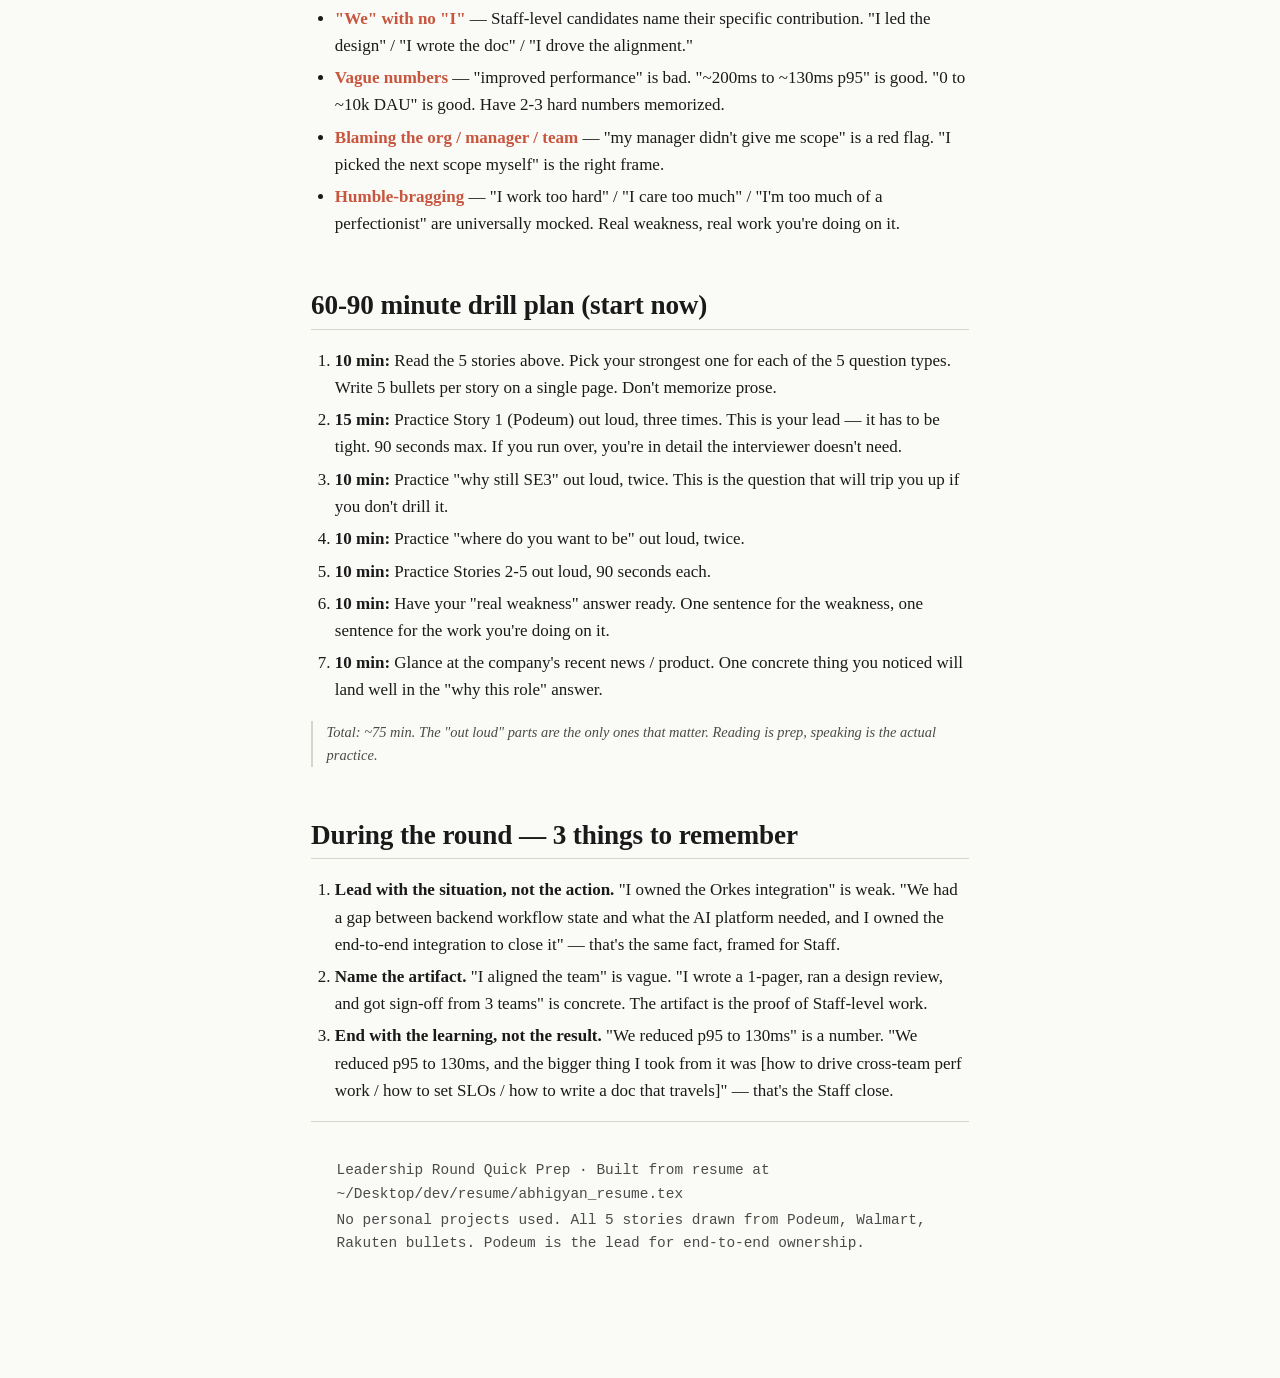
<file: reference/leadership-round-prep.html>
<!doctype html>
<html lang="en">
<head>
<meta charset="utf-8" />
<meta name="viewport" content="width=device-width, initial-scale=1" />
<title>Leadership Round — Quick Prep</title>
<link rel="stylesheet" href="../../assets/course.css" />
<style>
  body { max-width: 760px; margin: 0 auto; padding: 0 1.5rem; }
  .stamp { font-family: var(--font-mono); font-size: 0.7rem; text-transform: uppercase; letter-spacing: 0.1em; color: var(--fg-muted); }
  .story { background: var(--callout-bg); border-left: 4px solid var(--callout-rule); padding: 1.2rem 1.4rem; margin: 1.5rem 0; border-radius: 0 4px 4px 0; }
  .story.lead { border-left-width: 6px; border-left-color: var(--accent); }
  .story h3 { margin-top: 0; }
  .story .use { font-size: 0.85rem; color: var(--fg-muted); font-style: italic; margin-top: 0.5rem; }
  .tag { display: inline-block; font-family: var(--font-mono); font-size: 0.7rem; background: var(--accent); color: white; padding: 0.1rem 0.45rem; border-radius: 3px; margin-right: 0.4rem; }
  .tag.alt { background: var(--fg-muted); }
  ul.tight { margin: 0.5rem 0; }
  ul.tight li { margin-bottom: 0.15rem; }
  .danger { color: var(--accent); font-weight: 600; }
  .lead-banner { background: var(--accent-soft); padding: 0.6rem 1rem; border-radius: 4px; font-family: var(--font-mono); font-size: 0.85rem; margin-bottom: 1.5rem; }
</style>
</head>
<body>
<header class="lesson-header">
  <div class="meta">
    <span class="badge">Leadership Prep</span>
    <span class="topic">Today · Behavioral</span>
    <span class="time">~15 min read · 60-90 min drill</span>
  </div>
  <h1>Leadership Round — Quick Prep</h1>
  <p class="subtitle">5 stories, lead with Podeum. Built from your actual resume.</p>
</header>

<main>
<section>
  <p class="stamp">The question they're really asking</p>
  <p>Leadership round at SDE3/Staff level isn't "are you a nice person" — it's three signals, in order of weight:</p>
  <ol>
    <li><strong>Scope and ownership</strong> — Did you pick the right problem, not just the loudest one? Did you finish?</li>
    <li><strong>Influence without authority</strong> — Did you get things done across teams you don't control? What was the artifact?</li>
    <li><strong>Trajectory and self-awareness</strong> — Why are you still SE3 in title? What's the gap? Where in 2-3 years?</li>
  </ol>
  <p>Your engineering caliber is already validated by getting to this round. This round is about whether you can <em>operate</em> at Staff level in ambiguous, fast-moving situations.</p>
</section>

<section>
  <div class="lead-banner"><strong>Order matters.</strong> Lead with Podeum when the question is about end-to-end ownership, scope, or "tell me about a project you owned." Walmart work is strong for influence / SLOs / cross-team. Rakuten is the bridge story between founding eng and a large org.</div>

  <h2>Your 5 stories (drawn from your resume, not personal projects)</h2>
  <p>Personal projects are hard to describe in a behavioral round because they lack the conflict, the team dynamics, and the organizational pressure. Resume work is better — it has all of those baked in. You have <strong>five strong stories</strong> sitting in your bullets. Pick one per question type. Memorize the beats, not the prose.</p>

  <div class="story lead">
    <h3><span class="tag">LEAD STORY</span> <span class="tag alt">SCOPE / END-TO-END OWNERSHIP</span> Story 1: Podeum — founding engineer, 0 → 10k DAU, full backend owner</h3>
    <p><strong>Resume source (older, fuller version):</strong> "Developed and maintained full-stack applications using Java and Flutter, resulting in a highly performant and user-friendly product. Took ownership of the backend infrastructure, ensuring it met the highest standards for security, reliability, and scalability. Played a key role in building and scaling the backend infrastructure from scratch, resulting in a significant increase in the number of daily active users from 0 to 10,000. Designed and developed the full economy system of the app, including virtual currency, in-app purchases, and reward systems. Designed and developed the game mechanics and rules, including user authentication, data storage, and integration with third-party APIs. Built a real-time live score and commentary feed using Firebase and Java."</p>
    <p><strong>Title in the older resume:</strong> Software Engineer (not Founding Engineer). Don't get tripped up if they ask — the work was founding-engineer scope, the title was just what the company called it.</p>
    <p><strong>Why this is the lead:</strong> This is the single highest-signal end-to-end ownership story you have. You were not handed scope — you picked it. You didn't have a manager drawing the architecture; you drew it. Auth, the full economy system, game mechanics, third-party integrations, and a real-time live score feed — these are five completely different systems with different consistency, latency, and correctness profiles. Building all five on a small team, with real users, in production, is exactly what Staff-level "operate in a high-growth and fast-moving environment" looks like — and it's literally the description in their round brief.</p>
    <p><strong>The story (beats, not words):</strong></p>
    <ul class="tight">
      <li><strong>Situation:</strong> Early-stage startup, small team, no production backend. We were building the product live, with real users signing up. The constraint was: ship the system, keep it up, and grow it as users grew. I was the only backend engineer on the team.</li>
      <li><strong>Task:</strong> I owned the backend end-to-end. Not "the auth service" or "the payment service" — the whole thing. Full-stack work too (Java backend, Flutter frontend), but the ownership call is the backend infrastructure that everything else sat on.</li>
      <li><strong>Action — the explicit systems I built:</strong>
        <ul class="tight">
          <li><strong>Backend infrastructure from scratch:</strong> Set the bar for security, reliability, and scalability. No one else to set it. Picked the stack (Java + Spring), set the deployment shape, owned the security review process because there was no one else to.</li>
          <li><strong>Full economy system:</strong> Virtual currency, in-app purchases, and reward systems. This is where "I had to be right about consistency" matters most — virtual currency, double-spend risk, reward redemption races. Designed the ledger, picked the transaction boundaries, set the idempotency model, decided what gets logged for audit. The boring correctness work that nobody else is going to think about unless you do.</li>
          <li><strong>Game mechanics + rules:</strong> User authentication, data storage, third-party API integrations. This is the surface product sits on — design the data model, wire up the integrations, own the contract between backend and the Flutter client.</li>
          <li><strong>Real-time live score and commentary feed:</strong> Built using Firebase and Java — chose Firebase for the real-time push primitive rather than building pub/sub from scratch. Picked the trade-off (operational simplicity vs owning more infra) and owned the rollout.</li>
        </ul>
      </li>
      <li><strong>Result:</strong> 0 to ~10K DAU live in production, on systems I designed and built. Multiple product surfaces — economy, game mechanics, real-time feed — running on the same backend. No separate platform team to hand off to. I was it.</li>
      <li><strong>What this story proves (the Staff signal):</strong> Scope self-selection. Boundary-drawing under no management. Multiple systems in one role with different consistency needs. Production judgment under user pressure. Comfort with being the entire backend. The "fast-moving environment" call is literal — there was no environment, I made it.</li>
    </ul>
    <p class="use"><strong>Use for:</strong> "Tell me about a project you led end-to-end" · "Tell me about the most scope you've owned" · "Tell me about a time you were the whole team" · "Tell me about a high-growth and fast-moving environment" (this is the literal answer to the round's stated focus) · "Tell me about a time you picked the architecture" · "Tell me about a time you set a technical bar no one else would set"</p>
  </div>

  <div class="story">
    <h3><span class="tag">INFLUENCE</span> Story 2: Performance optimization across the workflow platform (Walmart)</h3>
    <p><strong>Resume source:</strong> "Led performance optimization of core Start and Update Workflow APIs, reducing P95 latency from ~200ms to ~130ms and scaling the platform to ~1500 synchronous workflow executions per second."</p>
    <p><strong>The story (beats):</strong></p>
    <ul class="tight">
      <li><strong>Situation:</strong> The workflow platform was the hot path for many services. Latency was degrading as load grew. Multiple teams were affected but no one owned the perf story.</li>
      <li><strong>Task:</strong> Drive a perf investigation across services and infrastructure, not just one component.</li>
      <li><strong>Action:</strong> Set up the measurement first — defined the SLO, instrumented the missing p95 paths, established a baseline. Then prioritized: a few DB query rewrites, a connection pool config change, an infrastructure tune. <em>I didn't just fix my service; I aligned with the team that owned the DB and the platform team on infra.</em> Wrote a short doc of the findings + plan, ran the changes through design review.</li>
      <li><strong>Result:</strong> 200ms → 130ms p95. Scaled to 1500 RPS sustained. The doc became the template for two other perf investigations on the team.</li>
    </ul>
    <p class="use"><strong>Use for:</strong> "Tell me about influencing without authority" · "Tell me about a time you set SLOs" · "Tell me about cross-team work"</p>
  </div>

  <div class="story">
    <h3><span class="tag">SCOPE / AMBIGUITY</span> Story 3: Multi-tenant onboarding architecture (Walmart)</h3>
    <p><strong>Resume source:</strong> "Designed and implemented a multi-tenant onboarding architecture supporting multiple teams and multiple workflow engines per tenant within a shared cluster."</p>
    <p><strong>The story (beats):</strong></p>
    <ul class="tight">
      <li><strong>Situation:</strong> The cluster was being asked to host multiple teams and they all needed different workflow engine choices. Single-tenant clusters wouldn't scale; pure multi-tenant would force everyone onto the same engine.</li>
      <li><strong>Task:</strong> Design the data model and lifecycle for a multi-tenant, multi-engine setup. Pick the boundaries.</li>
      <li><strong>Action:</strong> I scoped the problem down to "what's the unit of isolation, what's the unit of sharing, and where do engines plug in." Drove a 1-pager with the team for sign-off before writing code. The key design call: shared cluster, tenant-scoped data, pluggable engine per tenant. Avoided the "build a platform" trap.</li>
      <li><strong>Result:</strong> Onboarded the first two teams without rework. The lifecycle piece I designed is now used for tenant offboarding too, which I didn't anticipate but the design accommodated.</li>
    </ul>
    <p class="use"><strong>Use for:</strong> "Tell me about ambiguity" · "Tell me about a time you set boundaries" · "Tell me about designing for the unknown future"</p>
  </div>

  <div class="story">
    <h3><span class="tag">INTEGRATION / JUDGMENT</span> Story 4: Orkes integration end-to-end (Walmart)</h3>
    <p><strong>Resume source:</strong> "Owned the end-to-end integration of Orkes Workflow Engine, enabling workflow-driven orchestration across backend and AI-powered systems, including SDK integration, configuration management, and runtime interoperability."</p>
    <p><strong>The story (beats):</strong></p>
    <ul class="tight">
      <li><strong>Situation:</strong> The platform needed workflow orchestration that could span backend services and the new AI systems. Off-the-shelf was not a fit because of multi-tenancy and our AI workflow shape.</li>
      <li><strong>Task:</strong> I owned the integration end-to-end — SDK, config, runtime. No PM assigned this to me; I pitched it because I saw the gap between our backend workflow state and what the AI platform needed.</li>
      <li><strong>Action:</strong> Defined the integration scope (what we adopt, what we wrap, what we reject). Built the SDK adapter layer so the rest of the team could consume it without knowing Orkes specifics. Drove the config model so multi-tenant boundaries were clean.</li>
      <li><strong>Result:</strong> Workflows can now span backend and AI systems through one runtime. The team adopted it because I made the integration easier to use than the alternative, not because I mandated it.</li>
    </ul>
    <p class="use"><strong>Use for:</strong> "Tell me about a third-party integration" · "Tell me about adopting a new technology" · "Tell me about a time you wrapped an external dependency"</p>
  </div>

  <div class="story">
    <h3><span class="tag">SCALE / CORPORATE DELIVERY</span> Story 5: Rakuten — high-volume payments at scale</h3>
    <p><strong>Resume source:</strong> "Designed high-volume payment batch processing systems and APIs, enabling seamless third-party integrations across multiple Rakuten brands. Built a Java-based mock server framework to simulate external payment providers, improving integration test coverage and reliability."</p>
    <p><strong>Why this matters:</strong> This is the bridge between your founding-engineer mode and your Staff-mode org work. The bullet understates what you actually did. In a leadership round, this story proves you can also ship inside a large corporate environment — batch APIs, third-party integrations, multi-brand systems, the boring reliability work that nobody celebrates.</p>
    <p><strong>The story (beats):</strong></p>
    <ul class="tight">
      <li><strong>Situation:</strong> Rakuten runs multiple consumer brands, each of which has its own payment flows and third-party integrations. The batch payment system was the shared substrate — high-volume, multi-brand, with hard correctness requirements because money is involved.</li>
      <li><strong>Task:</strong> Design and ship the batch processing systems and the APIs that third parties integrate against. Reliability and correctness are non-negotiable.</li>
      <li><strong>Action — the two big calls:</strong>
        <ul class="tight">
          <li><strong>Batch design:</strong> How do you parallelize without double-processing? Where are the idempotency keys? What's the recovery story when a batch half-fails? Picked the boundaries, wrote the design, drove the review.</li>
          <li><strong>The mock-server framework:</strong> The harder long-term call. Real third-party payment providers are flaky, rate-limited, expensive to test against. I built a Java mock-server framework so the team could run realistic integration tests without depending on the real providers. This is the Staff move — solving the team's testing problem, not just your own.</li>
        </ul>
      </li>
      <li><strong>Result:</strong> Multi-brand batch payments running reliably. The mock framework became a shared asset that the whole org could use. Integration test coverage went up because the testing surface was no longer a blocker.</li>
    </ul>
    <p class="use"><strong>Use for:</strong> "Tell me about a time you built something the team / org used" · "Tell me about reliability in a high-stakes domain" · "Tell me about a corporate-scale system" · "Tell me about a time you unblocked the team's velocity" (the mock server is the literal answer to this)</p>
  </div>
</section>

<section>
  <h2>The 5 hardest questions — answer skeletons</h2>

  <h3>1. "Why are you still SE3 / what would your manager say is your gap?"</h3>
  <p><span class="danger">This is the question most candidates fumble.</span> It tests self-awareness, not modesty.</p>
  <p><strong>Frame:</strong> Two honest pieces, no defensiveness.</p>
  <ul>
    <li><strong>The reality of leveling:</strong> "Walmart levels on Staff signals — cross-team influence, project scoping, technical leadership across multiple teams. My work has been strong within my immediate team and adjacent systems. The work I'd point to as Staff-level is there (multi-tenant architecture, the Orkes integration) but it hasn't yet been visible at the org-scope level consistently. That's the gap I'm trying to close in this role."</li>
    <li><strong>What I'm doing about it:</strong> "I've been deliberate about scoping the next set of projects at a wider blast radius, and I'm interviewing to find a team where that scope is the default expectation, not a thing I have to negotiate for."</li>
  </ul>
  <p><strong>Don't say:</strong> "I'm actually Staff-level but Walmart levels conservatively" (sounds defensive) or "I just haven't had the opportunity" (sounds like you wait for things to come to you).</p>

  <h3>2. "Tell me about a time you disagreed with a senior engineer / manager."</h3>
  <p><strong>Frame:</strong> The disagreement is the surface. They want to see how you held your position, what artifact you produced, and what happened.</p>
  <p><strong>Pick from your work:</strong> Podeum is rich for this — small team, no manager to defer to, full-stack ownership. Likely a product scope call (what to ship first), an architecture call (when to add a service vs scale the monolith), or a timeline call. The point: you had to be right under pressure with no safety net, and you had to either persuade the only people in the room or compromise. Or pick Walmart Story 3 (multi-tenant) — design disagreement on a real system with real review.</p>
  <p><strong>Close with:</strong> "I ended up [conceding / persuading / splitting the difference]. I learned [one thing about how decisions get made here]."</p>

  <h3>3. "Tell me about a time you failed / a mistake you made."</h3>
  <p><strong>Frame:</strong> Real failure, real consequence, real learning. Not a humble-brag ("I worked too hard").</p>
  <p><strong>Pick from your work:</strong> Podeum is the highest-stakes place to look — early-stage startup, decisions had to be made fast, some didn't work. Maybe an architecture call you made that didn't scale, or a product scope call that the team paid for. Be specific. Real consequence beats hypothetical any day.</p>
  <p><strong>Close with:</strong> The behavior change you made, not the lesson you "learned." (Lessons are cheap; behavior change is what costs.)</p>

  <h3>4. "Where do you want to be in 2-3 years and why this role?"</h3>
  <p><strong>Frame:</strong> Concrete, tied to scope, tied to this company.</p>
  <p><strong>Structure:</strong></p>
  <ul>
    <li><strong>Trajectory:</strong> "I want to be the engineer who sets the technical direction for a platform area, not just the engineer who executes it. Staff-level work — defining the architecture, aligning 3-4 teams, owning the SLOs across the surface."</li>
    <li><strong>Why this role:</strong> Tie to something specific they said in the job description or that you learned in earlier rounds. "Your [specific system / scale / team structure] is the kind of environment where that scope is the default."</li>
    <li><strong>Why now:</strong> "I've been at Walmart two years, the work has gone well, and the next move I want is one where I get the cross-team scope as the default, not a thing I have to negotiate for."</li>
  </ul>

  <h3>5. "Tell me about a time you influenced without authority."</h3>
  <p><strong>Frame:</strong> Artifact, not charisma. "I got people to do X" is not influence. "I wrote a doc / ran a review / built a prototype that made the decision obvious" is.</p>
  <p><strong>Best fit from your resume:</strong> Story 2 (perf) — you wrote the doc, aligned the DB team and infra team, made the changes land. Or Story 5 (Rakuten mock server) — you built the framework the whole team/org could use, didn't mandate it.</p>
</section>

<section>
  <h2>Red flags to avoid in this round</h2>
  <ul>
    <li><span class="danger">"I told them what to do and they did it"</span> — that's an IC, not Staff. Influence is by artifact and alignment, not position.</li>
    <li><span class="danger">"We" with no "I"</span> — Staff-level candidates name their specific contribution. "I led the design" / "I wrote the doc" / "I drove the alignment."</li>
    <li><span class="danger">Vague numbers</span> — "improved performance" is bad. "~200ms to ~130ms p95" is good. "0 to ~10k DAU" is good. Have 2-3 hard numbers memorized.</li>
    <li><span class="danger">Blaming the org / manager / team</span> — "my manager didn't give me scope" is a red flag. "I picked the next scope myself" is the right frame.</li>
    <li><span class="danger">Humble-bragging</span> — "I work too hard" / "I care too much" / "I'm too much of a perfectionist" are universally mocked. Real weakness, real work you're doing on it.</li>
  </ul>
</section>

<section>
  <h2>60-90 minute drill plan (start now)</h2>
  <ol>
    <li><strong>10 min:</strong> Read the 5 stories above. Pick your strongest one for each of the 5 question types. Write 5 bullets per story on a single page. Don't memorize prose.</li>
    <li><strong>15 min:</strong> Practice Story 1 (Podeum) out loud, three times. This is your lead — it has to be tight. 90 seconds max. If you run over, you're in detail the interviewer doesn't need.</li>
    <li><strong>10 min:</strong> Practice "why still SE3" out loud, twice. This is the question that will trip you up if you don't drill it.</li>
    <li><strong>10 min:</strong> Practice "where do you want to be" out loud, twice.</li>
    <li><strong>10 min:</strong> Practice Stories 2-5 out loud, 90 seconds each.</li>
    <li><strong>10 min:</strong> Have your "real weakness" answer ready. One sentence for the weakness, one sentence for the work you're doing on it.</li>
    <li><strong>10 min:</strong> Glance at the company's recent news / product. One concrete thing you noticed will land well in the "why this role" answer.</li>
  </ol>
  <p class="anchor-tip">Total: ~75 min. The "out loud" parts are the only ones that matter. Reading is prep, speaking is the actual practice.</p>
</section>

<section>
  <h2>During the round — 3 things to remember</h2>
  <ol>
    <li><strong>Lead with the situation, not the action.</strong> "I owned the Orkes integration" is weak. "We had a gap between backend workflow state and what the AI platform needed, and I owned the end-to-end integration to close it" — that's the same fact, framed for Staff.</li>
    <li><strong>Name the artifact.</strong> "I aligned the team" is vague. "I wrote a 1-pager, ran a design review, and got sign-off from 3 teams" is concrete. The artifact is the proof of Staff-level work.</li>
    <li><strong>End with the learning, not the result.</strong> "We reduced p95 to 130ms" is a number. "We reduced p95 to 130ms, and the bigger thing I took from it was [how to drive cross-team perf work / how to set SLOs / how to write a doc that travels]" — that's the Staff close.</li>
  </ol>
</section>

<footer class="lesson-footer">
  <p>Leadership Round Quick Prep · Built from resume at ~/Desktop/dev/resume/abhigyan_resume.tex</p>
  <p>No personal projects used. All 5 stories drawn from Podeum, Walmart, Rakuten bullets. Podeum is the lead for end-to-end ownership.</p>
</footer>
</main>
</body>
</html>
</file>
<file: assets/course.css>
/* Shared course stylesheet — every lesson links this. */

:root {
  --bg: #fafaf7;
  --fg: #1a1a1a;
  --fg-muted: #4a4a4a;
  --accent: #c8553d;
  --accent-soft: #f3d4cc;
  --rule: #d8d4cc;
  --code-bg: #1f1d1a;
  --code-fg: #e8e3d8;
  --callout-bg: #fff8ec;
  --callout-rule: #d4a574;
  --max-w: 760px;
  --font-body: Georgia, "Iowan Old Style", "Charter", "Source Serif Pro", serif;
  --font-mono: "SF Mono", Menlo, Consolas, "Liberation Mono", monospace;
}

@media (prefers-color-scheme: dark) {
  :root {
    --bg: #1a1a1a;
    --fg: #ececec;
    --fg-muted: #a0a0a0;
    --accent: #e8a08a;
    --accent-soft: #4a2620;
    --rule: #3a3a3a;
    --callout-bg: #2a2418;
    --callout-rule: #8a6a4a;
  }
}

* { box-sizing: border-box; }

html { font-size: 17px; }

body {
  margin: 0;
  background: var(--bg);
  color: var(--fg);
  font-family: var(--font-body);
  line-height: 1.6;
  font-feature-settings: "kern", "liga", "onum";
}

main, header.lesson-header, nav.toc, footer.lesson-footer {
  max-width: var(--max-w);
  margin: 0 auto;
  padding: 0 1.5rem;
}

header.lesson-header {
  padding-top: 3rem;
  padding-bottom: 1.5rem;
  border-bottom: 1px solid var(--rule);
}

header.lesson-header .meta {
  display: flex;
  gap: 1rem;
  font-family: var(--font-mono);
  font-size: 0.75rem;
  color: var(--fg-muted);
  text-transform: uppercase;
  letter-spacing: 0.08em;
  margin-bottom: 1rem;
  flex-wrap: wrap;
}

header.lesson-header .badge {
  background: var(--accent);
  color: white;
  padding: 0.15rem 0.5rem;
  border-radius: 3px;
  letter-spacing: 0.05em;
}

header.lesson-header h1 {
  font-size: 2.2rem;
  line-height: 1.2;
  margin: 0 0 0.4rem;
  font-weight: 700;
  letter-spacing: -0.01em;
}

header.lesson-header .subtitle {
  font-size: 1.05rem;
  color: var(--fg-muted);
  font-style: italic;
  margin: 0;
}

nav.toc {
  padding-top: 1.5rem;
  padding-bottom: 1.5rem;
  font-size: 0.9rem;
}

nav.toc strong {
  display: block;
  font-family: var(--font-mono);
  font-size: 0.7rem;
  text-transform: uppercase;
  letter-spacing: 0.1em;
  color: var(--fg-muted);
  margin-bottom: 0.5rem;
}

nav.toc ol {
  list-style: none;
  padding: 0;
  margin: 0;
  counter-reset: section;
}

nav.toc li {
  counter-increment: section;
  padding: 0.2rem 0;
}

nav.toc li::before {
  content: counter(section, decimal-leading-zero) ".";
  font-family: var(--font-mono);
  color: var(--fg-muted);
  margin-right: 0.5rem;
  font-size: 0.85em;
}

nav.toc a {
  color: var(--fg);
  text-decoration: none;
  border-bottom: 1px dotted var(--rule);
}

nav.toc a:hover {
  color: var(--accent);
  border-bottom-color: var(--accent);
}

main {
  padding-top: 1rem;
  padding-bottom: 4rem;
}

main section {
  margin-top: 3rem;
  scroll-margin-top: 1rem;
}

main h2 {
  font-size: 1.6rem;
  line-height: 1.3;
  margin: 0 0 1rem;
  font-weight: 700;
  letter-spacing: -0.005em;
  border-bottom: 1px solid var(--rule);
  padding-bottom: 0.3rem;
}

main h3 {
  font-size: 1.2rem;
  line-height: 1.4;
  margin: 2rem 0 0.6rem;
  font-weight: 600;
  color: var(--fg);
}

main h4 {
  font-size: 1.05rem;
  margin: 1.4rem 0 0.4rem;
  font-weight: 600;
  color: var(--accent);
}

main p { margin: 0 0 1rem; }

main ul, main ol {
  padding-left: 1.4rem;
  margin: 0 0 1rem;
}

main li { margin-bottom: 0.3rem; }

main code {
  font-family: var(--font-mono);
  font-size: 0.88em;
  background: var(--accent-soft);
  padding: 0.1em 0.3em;
  border-radius: 3px;
  color: var(--fg);
}

pre.diagram {
  font-family: var(--font-mono);
  background: var(--code-bg);
  color: var(--code-fg);
  padding: 1.2rem 1.4rem;
  border-radius: 6px;
  overflow-x: auto;
  font-size: 0.85rem;
  line-height: 1.5;
  margin: 1rem 0 1.5rem;
}

table {
  width: 100%;
  border-collapse: collapse;
  margin: 1rem 0 1.5rem;
  font-size: 0.92rem;
}

th, td {
  text-align: left;
  padding: 0.55rem 0.7rem;
  border-bottom: 1px solid var(--rule);
  vertical-align: top;
}

th {
  font-weight: 600;
  font-family: var(--font-mono);
  font-size: 0.78rem;
  text-transform: uppercase;
  letter-spacing: 0.05em;
  color: var(--fg-muted);
  border-bottom: 2px solid var(--rule);
}

tbody tr:hover { background: var(--accent-soft); }

.callout {
  background: var(--callout-bg);
  border-left: 4px solid var(--callout-rule);
  padding: 1rem 1.2rem;
  margin: 1.5rem 0;
  border-radius: 0 4px 4px 0;
}

.callout strong { display: block; margin-bottom: 0.3rem; }

.callout p:last-child, .callout ul:last-child { margin-bottom: 0; }

.anchor-tip {
  font-size: 0.85rem;
  color: var(--fg-muted);
  font-style: italic;
  margin: 0.5rem 0 1.2rem;
  padding-left: 0.8rem;
  border-left: 2px solid var(--rule);
}

blockquote {
  border-left: 3px solid var(--accent);
  margin: 1rem 0;
  padding: 0.4rem 1rem;
  color: var(--fg);
  font-style: italic;
}

footer.lesson-footer {
  padding-top: 2rem;
  padding-bottom: 3rem;
  border-top: 1px solid var(--rule);
  font-size: 0.85rem;
  color: var(--fg-muted);
  font-family: var(--font-mono);
}

footer.lesson-footer p { margin: 0.2rem 0; }

@media (max-width: 600px) {
  html { font-size: 16px; }
  header.lesson-header h1 { font-size: 1.7rem; }
  main h2 { font-size: 1.35rem; }
  pre.diagram { font-size: 0.75rem; }
  table { font-size: 0.85rem; }
  th, td { padding: 0.4rem 0.5rem; }
}
</file>
